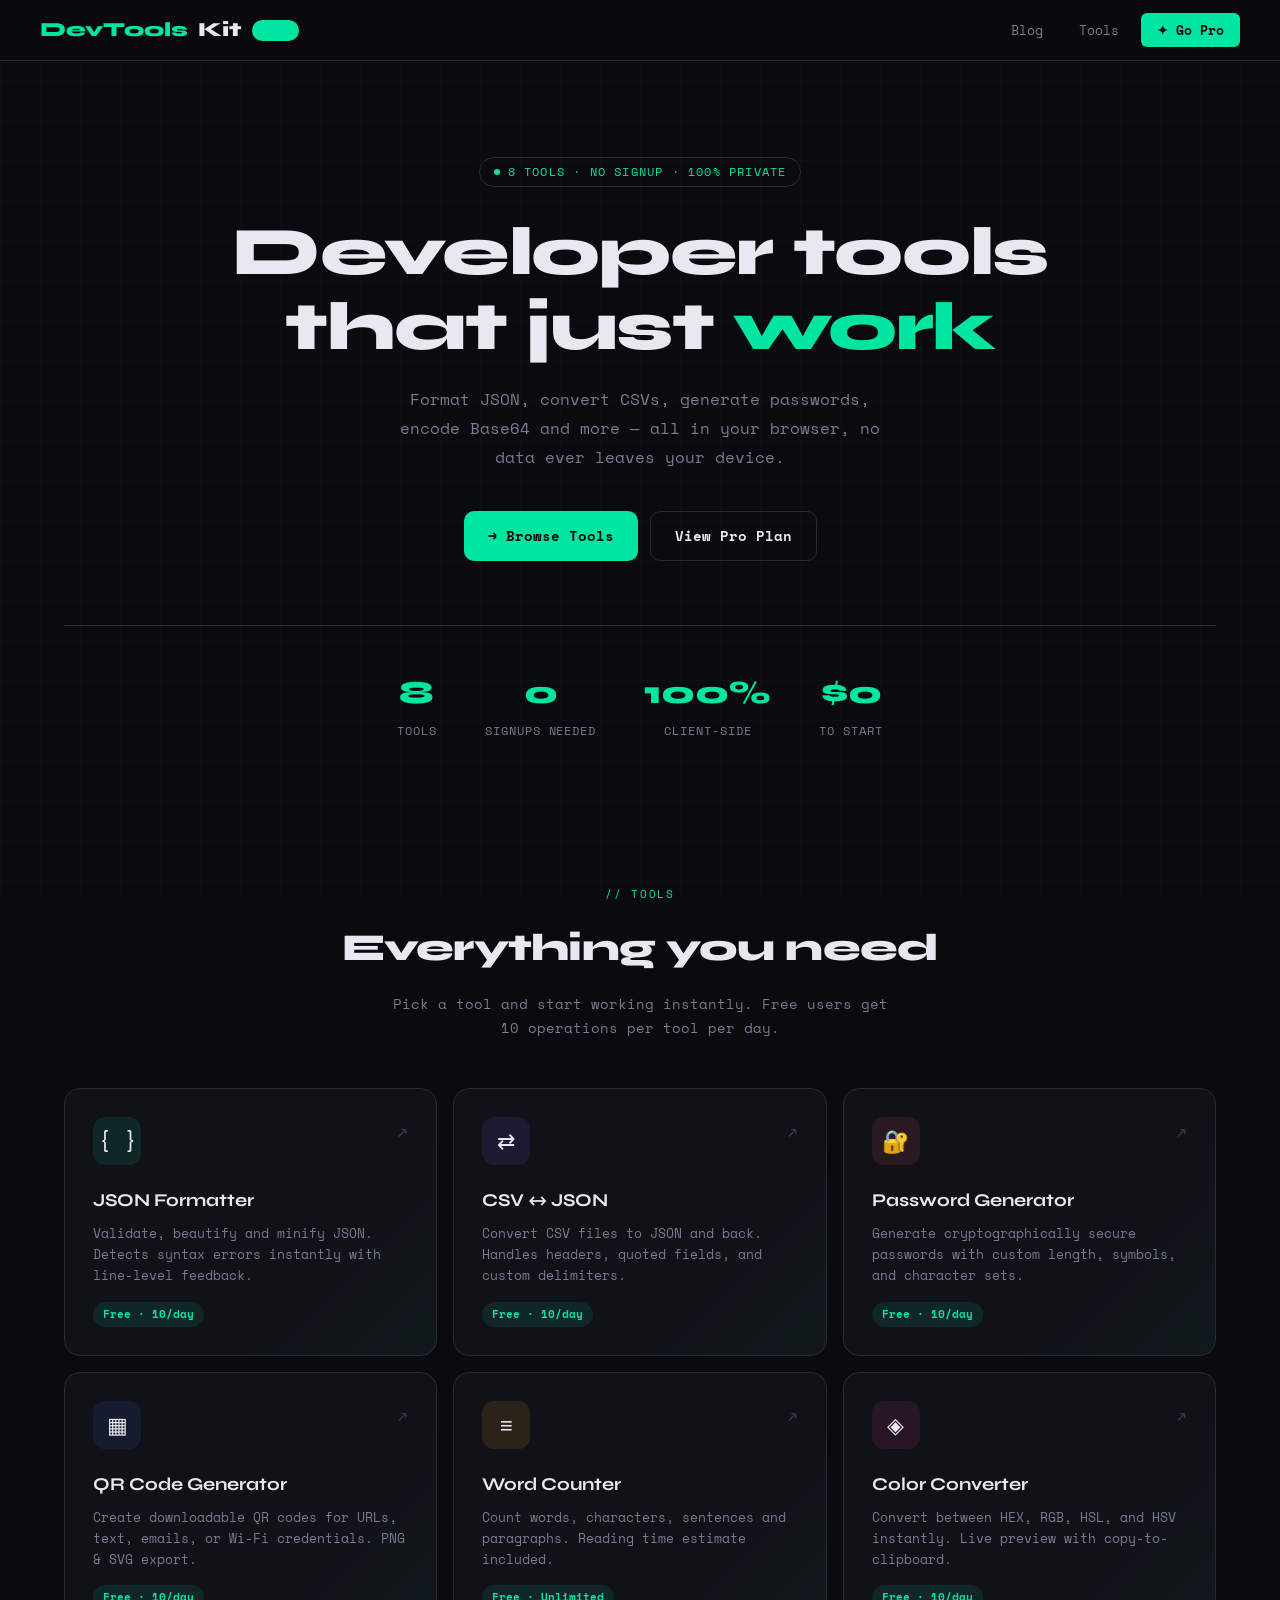
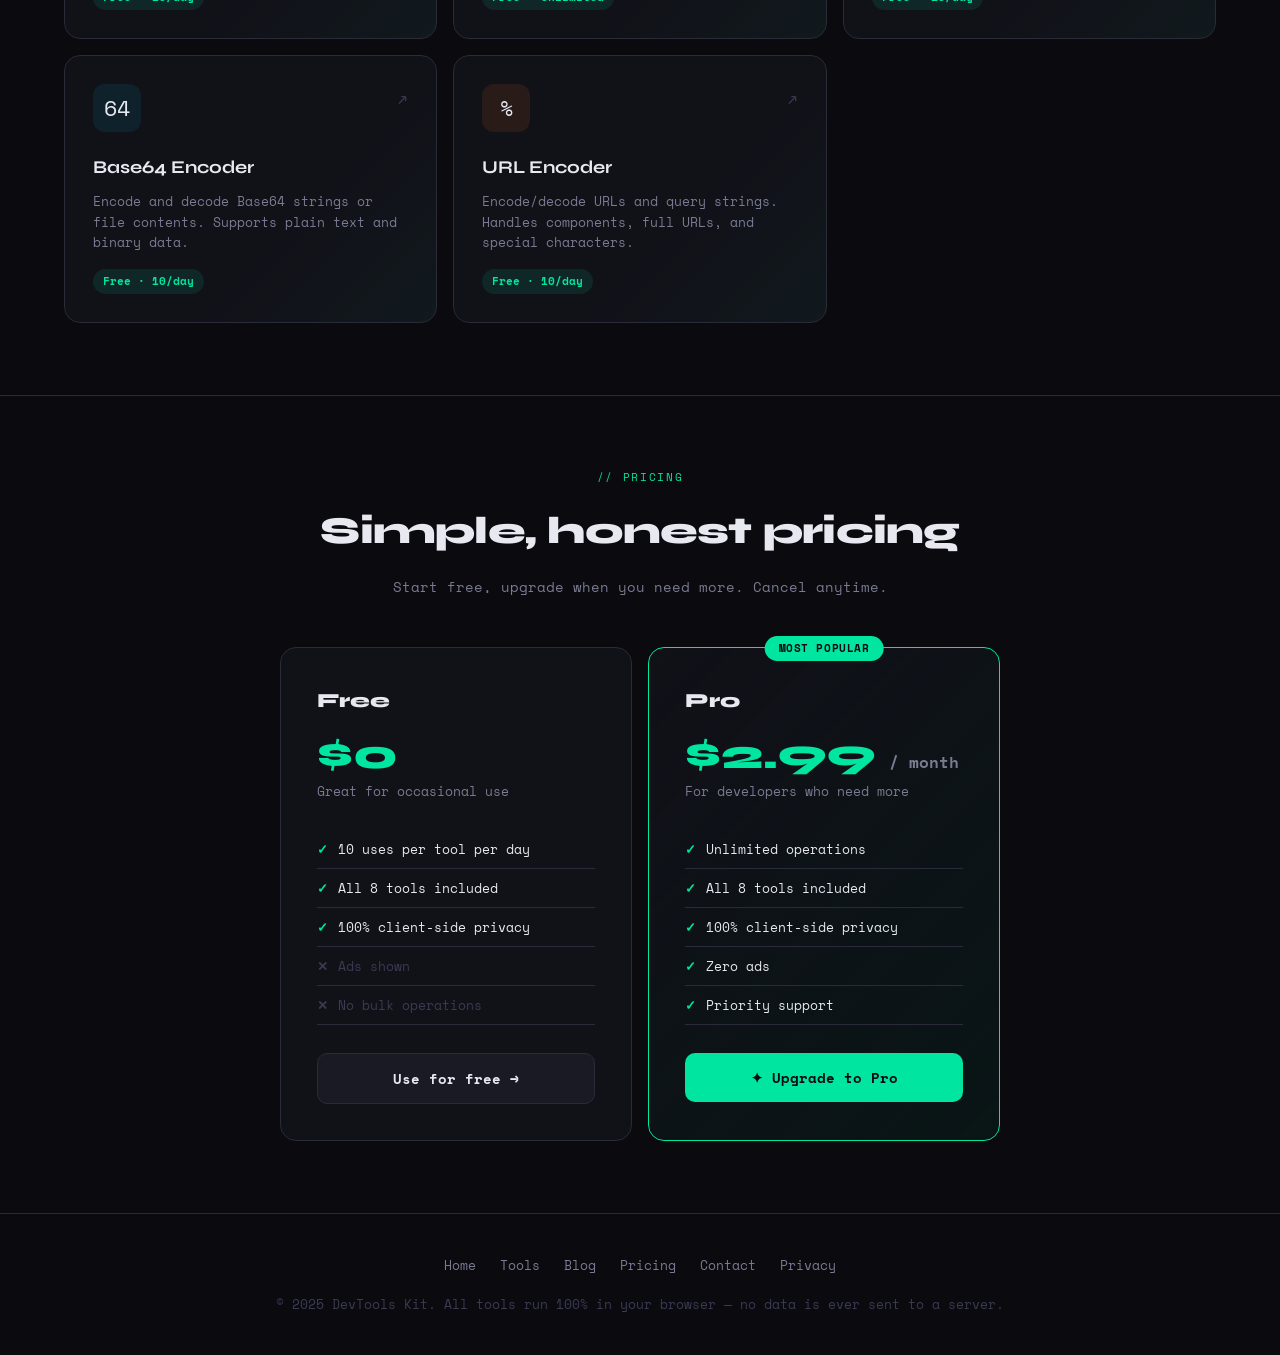
<file: index.html>
<!DOCTYPE html>
<html lang="en">
<head>
  <meta charset="UTF-8" />
  <meta name="google-site-verification" content="_h8N01L-q_Vcqcrs0uaYNFsILTuu-rkm9aWLZy8IwFs" />
  <meta name="viewport" content="width=device-width, initial-scale=1.0" />
  <title>DevTools Kit — Free Online Developer Tools</title>
  <meta name="description" content="8 free online developer tools in one place: JSON formatter, CSV converter, password generator, QR code maker, word counter, color converter, Base64 encoder & URL encoder. Fast, private, no signup." />
  <meta name="keywords" content="json formatter, csv to json, password generator, qr code generator, word counter, color converter, base64 encoder, url encoder, online tools, developer tools" />
  <link rel="canonical" href="https://devtoolskit.com/" />

  <!-- Open Graph -->
  <meta property="og:title" content="DevTools Kit — Free Online Developer Tools" />
  <meta property="og:description" content="8 essential developer tools, all free, all private — no signup required." />
  <meta property="og:type" content="website" />
  <meta property="og:url" content="https://devtoolskit.com/" />

  <!-- Stylesheet -->
  <link rel="stylesheet" href="/css/style.css" />

  <!-- Google AdSense (replace ca-pub-XXXX with your ID) -->
  <!-- <script async src="https://pagead2.googlesyndication.com/pagead/js/adsbygoogle.js?client=ca-pub-XXXX" crossorigin="anonymous"></script> -->

  <!-- Favicon placeholder -->
  <link rel="icon" href="data:image/svg+xml,<svg xmlns='http://www.w3.org/2000/svg' viewBox='0 0 32 32'><rect width='32' height='32' rx='8' fill='%2300e5a0'/><text x='6' y='23' font-size='20' font-family='monospace' fill='%230a0a0f'>⚙</text></svg>" />
</head>
<body>

  <!-- ===== NAV ===== -->
  <nav>
    <div class="nav-inner">
      <a class="nav-logo" href="/">
        <span>DevTools</span>Kit
        <span class="logo-badge">FREE</span>
      </a>
      <div class="nav-links">
        <a href="/blog/" class="hide-mobile">Blog</a>
        <a href="#tools" class="hide-mobile">Tools</a>
        <a href="#pricing" class="btn-upgrade">✦ Go Pro</a>
      </div>
    </div>
  </nav>

  <!-- ===== HERO ===== -->
  <section class="hero">
    <div class="container">
      <div class="hero-eyebrow">8 Tools · No Signup · 100% Private</div>
      <h1>
        Developer tools<br />
        that just <em>work</em>
      </h1>
      <p>
        Format JSON, convert CSVs, generate passwords, encode Base64 and more —
        all in your browser, no data ever leaves your device.
      </p>
      <div class="hero-cta">
        <a href="#tools" class="btn btn-primary">→ Browse Tools</a>
        <a href="#pricing" class="btn btn-outline">View Pro Plan</a>
      </div>

      <div class="hero-stats">
        <div class="stat-item">
          <div class="stat-num">8</div>
          <div class="stat-label">Tools</div>
        </div>
        <div class="stat-item">
          <div class="stat-num">0</div>
          <div class="stat-label">Signups needed</div>
        </div>
        <div class="stat-item">
          <div class="stat-num">100%</div>
          <div class="stat-label">Client-side</div>
        </div>
        <div class="stat-item">
          <div class="stat-num">$0</div>
          <div class="stat-label">To start</div>
        </div>
      </div>
    </div>
  </section>

  <!-- ===== TOOLS ===== -->
  <section class="tools-section" id="tools">
    <div class="container">
      <div class="section-header">
        <div class="section-tag">// tools</div>
        <h2>Everything you need</h2>
        <p>Pick a tool and start working instantly. Free users get 10 operations per tool per day.</p>
      </div>

      <div class="tools-grid">

        <a class="tool-card" href="/tools/json-formatter.html">
          <span class="tool-arrow">↗</span>
          <div class="tool-icon green">{ }</div>
          <div class="tool-name">JSON Formatter</div>
          <div class="tool-desc">Validate, beautify and minify JSON. Detects syntax errors instantly with line-level feedback.</div>
          <span class="tool-badge badge-free">Free · 10/day</span>
        </a>

        <a class="tool-card" href="/tools/csv-to-json.html">
          <span class="tool-arrow">↗</span>
          <div class="tool-icon purple">⇄</div>
          <div class="tool-name">CSV ↔ JSON</div>
          <div class="tool-desc">Convert CSV files to JSON and back. Handles headers, quoted fields, and custom delimiters.</div>
          <span class="tool-badge badge-free">Free · 10/day</span>
        </a>

        <a class="tool-card" href="/tools/password-generator.html">
          <span class="tool-arrow">↗</span>
          <div class="tool-icon red">🔐</div>
          <div class="tool-name">Password Generator</div>
          <div class="tool-desc">Generate cryptographically secure passwords with custom length, symbols, and character sets.</div>
          <span class="tool-badge badge-free">Free · 10/day</span>
        </a>

        <a class="tool-card" href="/tools/qr-generator.html">
          <span class="tool-arrow">↗</span>
          <div class="tool-icon blue">▦</div>
          <div class="tool-name">QR Code Generator</div>
          <div class="tool-desc">Create downloadable QR codes for URLs, text, emails, or Wi-Fi credentials. PNG & SVG export.</div>
          <span class="tool-badge badge-free">Free · 10/day</span>
        </a>

        <a class="tool-card" href="/tools/word-counter.html">
          <span class="tool-arrow">↗</span>
          <div class="tool-icon yellow">≡</div>
          <div class="tool-name">Word Counter</div>
          <div class="tool-desc">Count words, characters, sentences and paragraphs. Reading time estimate included.</div>
          <span class="tool-badge badge-free">Free · Unlimited</span>
        </a>

        <a class="tool-card" href="/tools/color-converter.html">
          <span class="tool-arrow">↗</span>
          <div class="tool-icon pink">◈</div>
          <div class="tool-name">Color Converter</div>
          <div class="tool-desc">Convert between HEX, RGB, HSL, and HSV instantly. Live preview with copy-to-clipboard.</div>
          <span class="tool-badge badge-free">Free · 10/day</span>
        </a>

        <a class="tool-card" href="/tools/base64-encoder.html">
          <span class="tool-arrow">↗</span>
          <div class="tool-icon cyan">64</div>
          <div class="tool-name">Base64 Encoder</div>
          <div class="tool-desc">Encode and decode Base64 strings or file contents. Supports plain text and binary data.</div>
          <span class="tool-badge badge-free">Free · 10/day</span>
        </a>

        <a class="tool-card" href="/tools/url-encoder.html">
          <span class="tool-arrow">↗</span>
          <div class="tool-icon orange">%</div>
          <div class="tool-name">URL Encoder</div>
          <div class="tool-desc">Encode/decode URLs and query strings. Handles components, full URLs, and special characters.</div>
          <span class="tool-badge badge-free">Free · 10/day</span>
        </a>

      </div>
    </div>
  </section>

  <!-- ===== PRICING ===== -->
  <section class="pricing-section" id="pricing">
    <div class="container">
      <div class="section-header">
        <div class="section-tag">// pricing</div>
        <h2>Simple, honest pricing</h2>
        <p>Start free, upgrade when you need more. Cancel anytime.</p>
      </div>

      <div class="pricing-grid">

        <div class="pricing-card">
          <div class="plan-name">Free</div>
          <div class="plan-price">$0</div>
          <div class="plan-desc">Great for occasional use</div>
          <ul class="plan-features">
            <li>10 uses per tool per day</li>
            <li>All 8 tools included</li>
            <li>100% client-side privacy</li>
            <li class="no">Ads shown</li>
            <li class="no">No bulk operations</li>
          </ul>
          <button class="btn-plan btn-plan-free" onclick="document.getElementById('tools').scrollIntoView({behavior:'smooth'})">Use for free →</button>
        </div>

        <div class="pricing-card featured">
          <div class="featured-tag">MOST POPULAR</div>
          <div class="plan-name">Pro</div>
          <div class="plan-price">$2.99 <span>/ month</span></div>
          <div class="plan-desc">For developers who need more</div>
          <ul class="plan-features">
            <li>Unlimited operations</li>
            <li>All 8 tools included</li>
            <li>100% client-side privacy</li>
            <li>Zero ads</li>
            <li>Priority support</li>
          </ul>
          <button class="btn-plan btn-plan-pro" onclick="window.location.href='https://buy.stripe.com/YOUR_PAYMENT_LINK'">✦ Upgrade to Pro</button>
        </div>

      </div>
    </div>
  </section>

  <!-- ===== FOOTER ===== -->
  <footer>
    <div class="container">
      <div class="footer-links">
        <a href="/">Home</a>
        <a href="#tools">Tools</a>
        <a href="/blog/">Blog</a>
        <a href="#pricing">Pricing</a>
        <a href="mailto:hello@devtoolskit.com">Contact</a>
        <a href="/privacy.html">Privacy</a>
      </div>
      <div>© 2025 DevTools Kit. All tools run 100% in your browser — no data is ever sent to a server.</div>
    </div>
  </footer>

  <script src="/js/main.js"></script>
</body>
</html>
</file>
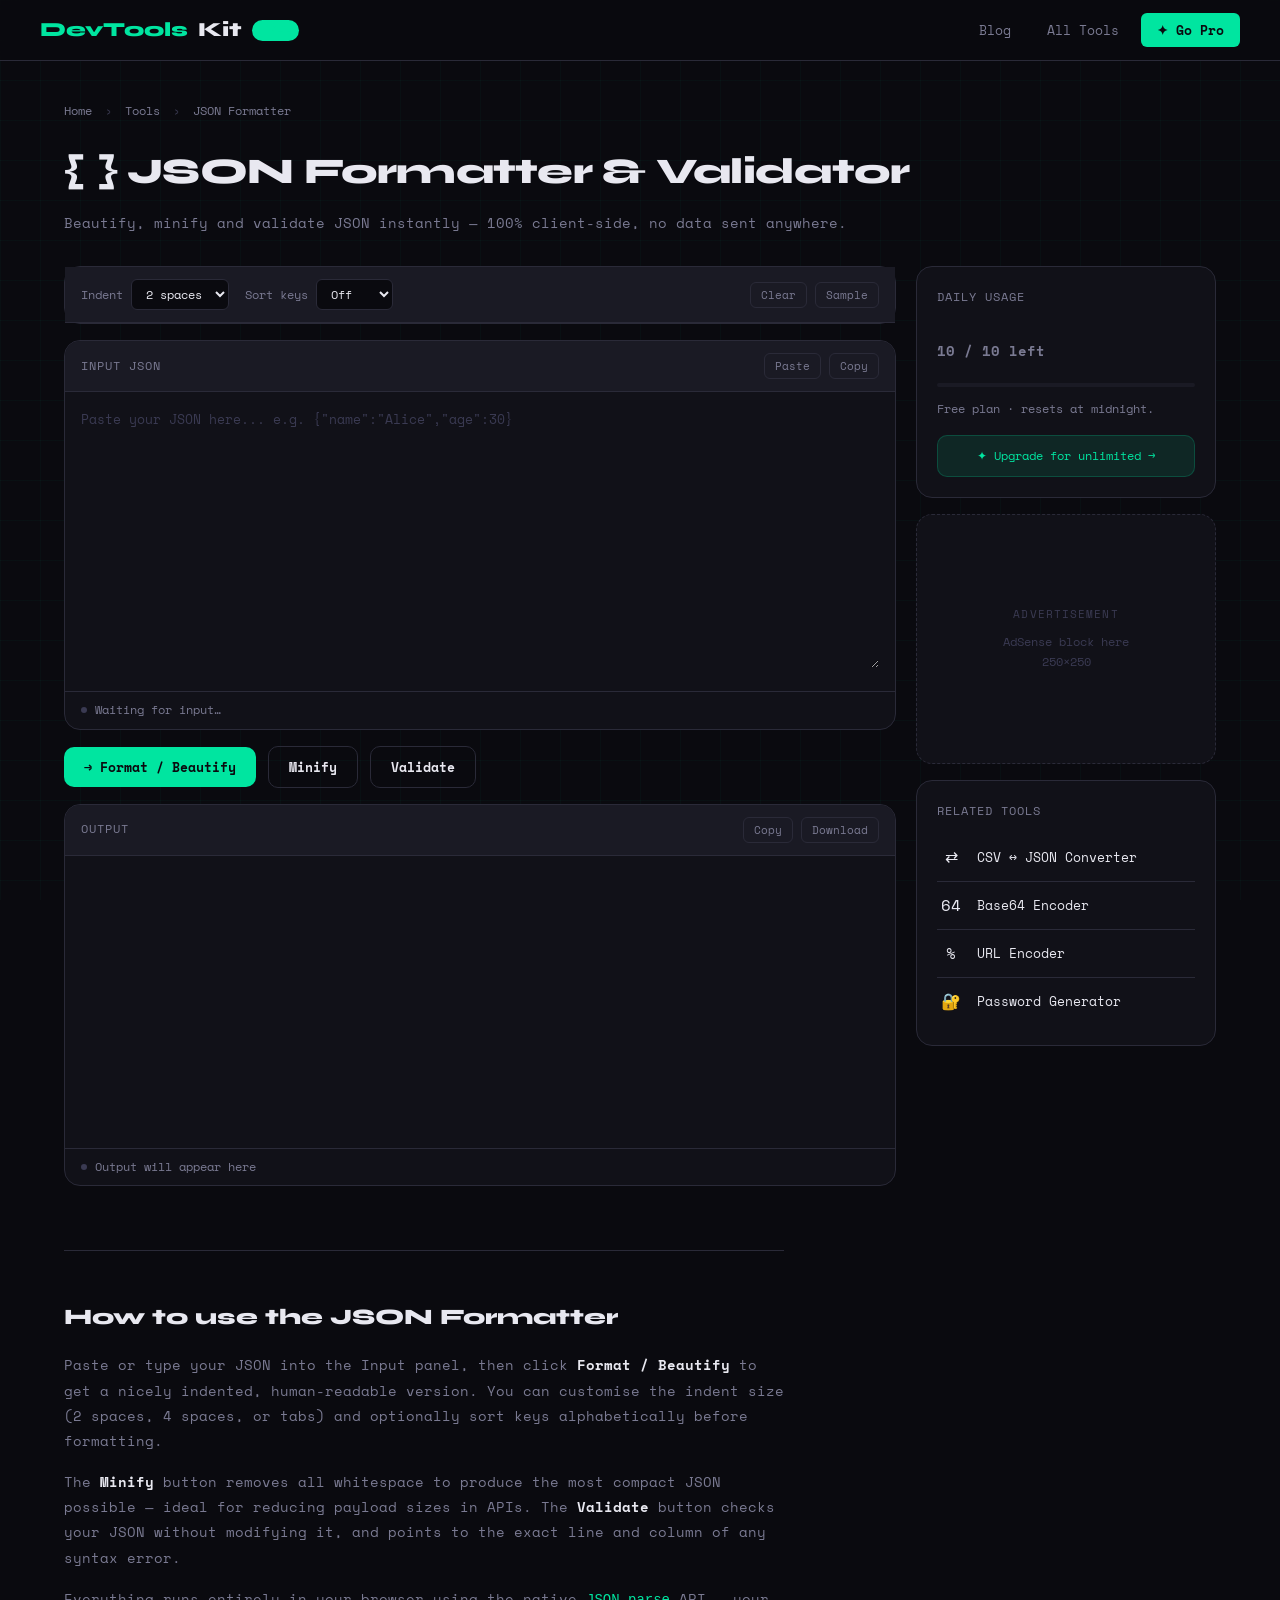
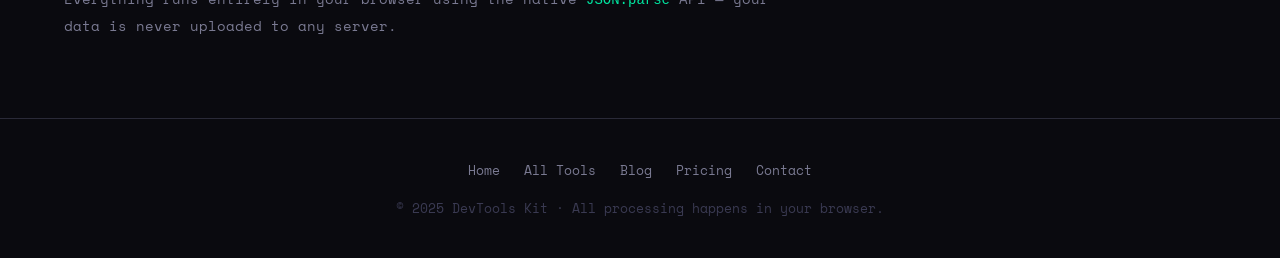
<file: json-formatter.html>
<!DOCTYPE html>
<html lang="en">
<head>
  <meta charset="UTF-8" />
  <meta name="viewport" content="width=device-width, initial-scale=1.0" />
  <title>JSON Formatter & Validator — Free Online Tool | DevTools Kit</title>
  <meta name="description" content="Free online JSON formatter, validator and minifier. Instantly beautify or minify JSON with syntax error detection. No signup, works in your browser." />
  <meta name="keywords" content="json formatter, json validator, json beautifier, json minifier, format json online, json pretty print" />
  <link rel="canonical" href="https://devtoolskit.com/tools/json-formatter.html" />

  <meta property="og:title" content="JSON Formatter & Validator — Free Online Tool" />
  <meta property="og:description" content="Instantly format, validate and minify JSON. Works in your browser, no data sent to server." />
  <meta property="og:type" content="website" />

  <link rel="stylesheet" href="/css/style.css" />
  <!-- <script async src="https://pagead2.googlesyndication.com/pagead/js/adsbygoogle.js?client=ca-pub-XXXX" crossorigin="anonymous"></script> -->
  <link rel="icon" href="data:image/svg+xml,<svg xmlns='http://www.w3.org/2000/svg' viewBox='0 0 32 32'><rect width='32' height='32' rx='8' fill='%2300e5a0'/><text x='6' y='23' font-size='20' font-family='monospace' fill='%230a0a0f'>⚙</text></svg>" />

  <style>
    /* JSON syntax highlight */
    .json-output { white-space: pre-wrap; word-break: break-all; }
    .json-key    { color: #7c6aff; }
    .json-str    { color: #00e5a0; }
    .json-num    { color: #ff9f43; }
    .json-bool   { color: #ff6b6b; }
    .json-null   { color: #7a7a92; }

    .error-line {
      background: rgba(255,107,107,.08);
      border-left: 3px solid var(--accent3);
      padding: 10px 14px;
      font-size: 13px; color: var(--accent3);
      border-radius: 0 6px 6px 0;
    }

    #output-area {
      min-height: 260px;
      font-family: var(--font-mono);
      font-size: 13px;
      line-height: 1.7;
      outline: none;
      width: 100%;
    }

    .tree-toggle { cursor: pointer; user-select: none; }
    .tree-toggle:hover { color: var(--accent); }
  </style>
</head>
<body>

  <!-- NAV -->
  <nav>
    <div class="nav-inner">
      <a class="nav-logo" href="/">
        <span>DevTools</span>Kit
        <span class="logo-badge">FREE</span>
      </a>
      <div class="nav-links">
        <a href="/blog/" class="hide-mobile">Blog</a>
        <a href="/#tools" class="hide-mobile">All Tools</a>
        <a href="/#pricing" class="btn-upgrade">✦ Go Pro</a>
      </div>
    </div>
  </nav>

  <!-- TOOL PAGE -->
  <div class="tool-page">
    <div class="container">

      <!-- Breadcrumb -->
      <div class="breadcrumb">
        <a href="/">Home</a>
        <span>›</span>
        <a href="/#tools">Tools</a>
        <span>›</span>
        JSON Formatter
      </div>

      <!-- Header -->
      <div class="tool-page-header">
        <h1 class="tool-page-title">{ } JSON Formatter &amp; Validator</h1>
        <p class="tool-page-subtitle">Beautify, minify and validate JSON instantly — 100% client-side, no data sent anywhere.</p>
      </div>

      <!-- Workspace -->
      <div class="tool-workspace">

        <!-- Main panel -->
        <div class="tool-main">

          <!-- Options bar -->
          <div class="panel" style="overflow:visible">
            <div class="options-bar">
              <div class="option-group">
                <label class="option-label" for="indent-select">Indent</label>
                <select id="indent-select">
                  <option value="2">2 spaces</option>
                  <option value="4">4 spaces</option>
                  <option value="tab">Tab</option>
                </select>
              </div>
              <div class="option-group">
                <label class="option-label" for="sort-select">Sort keys</label>
                <select id="sort-select">
                  <option value="none">Off</option>
                  <option value="asc">A → Z</option>
                  <option value="desc">Z → A</option>
                </select>
              </div>
              <div class="option-group" style="margin-left:auto">
                <button class="panel-btn" onclick="clearAll()">Clear</button>
                <button class="panel-btn" onclick="loadSample()">Sample</button>
              </div>
            </div>
          </div>

          <!-- Input -->
          <div class="panel">
            <div class="panel-header">
              <span class="panel-title">Input JSON</span>
              <div class="panel-actions">
                <button class="panel-btn" onclick="pasteFromClipboard()">Paste</button>
                <button class="panel-btn" onclick="DTK.copyText(document.getElementById('input-area').value)">Copy</button>
              </div>
            </div>
            <div class="panel-body">
              <textarea
                id="input-area"
                class="code-area"
                placeholder='Paste your JSON here... e.g. {"name":"Alice","age":30}'
                oninput="onInput()"
                spellcheck="false"
              ></textarea>
            </div>
            <div class="status-bar" id="input-status">
              <div class="status-dot" id="status-dot"></div>
              <span id="status-text">Waiting for input…</span>
            </div>
          </div>

          <!-- Action bar -->
          <div class="action-bar">
            <button class="btn btn-primary" onclick="formatJSON()">→ Format / Beautify</button>
            <button class="btn btn-outline" onclick="minifyJSON()">Minify</button>
            <button class="btn btn-outline" onclick="validateOnly()">Validate</button>
          </div>

          <!-- Output -->
          <div class="panel">
            <div class="panel-header">
              <span class="panel-title">Output</span>
              <div class="panel-actions">
                <button class="panel-btn" id="copy-btn" onclick="copyOutput()">Copy</button>
                <button class="panel-btn" onclick="downloadOutput()">Download</button>
              </div>
            </div>
            <div class="panel-body">
              <div id="output-area" class="json-output"></div>
            </div>
            <div class="status-bar">
              <div class="status-dot" id="out-dot"></div>
              <span id="out-status">Output will appear here</span>
            </div>
          </div>

        </div><!-- /tool-main -->

        <!-- Sidebar -->
        <div class="tool-sidebar">

          <!-- Usage widget -->
          <div class="usage-widget">
            <div class="usage-title">Daily Usage</div>
            <div class="usage-count"><span id="usage-count">10</span> <span>/ 10 left</span></div>
            <div class="usage-bar-bg">
              <div class="usage-bar-fill" id="usage-bar" style="width:0%"></div>
            </div>
            <div class="usage-note" id="usage-note">Free plan · resets at midnight.</div>
            <a href="/#pricing" class="upgrade-cta-small">✦ Upgrade for unlimited →</a>
          </div>

          <!-- Ad slot -->
          <div class="ad-slot">
            <!-- Replace with AdSense code:
            <ins class="adsbygoogle"
               style="display:block"
               data-ad-client="ca-pub-XXXX"
               data-ad-slot="YYYY"
               data-ad-format="auto"></ins>
            <script>(adsbygoogle = window.adsbygoogle || []).push({});</script>
            -->
            <div class="ad-slot-label">Advertisement</div>
            <div style="color:var(--text-faint);font-size:12px">AdSense block here<br/>250×250</div>
          </div>

          <!-- Related tools -->
          <div class="related-tools">
            <div class="related-title">Related Tools</div>
            <a class="related-item" href="/tools/csv-to-json.html">
              <span class="related-icon">⇄</span> CSV ↔ JSON Converter
            </a>
            <a class="related-item" href="/tools/base64-encoder.html">
              <span class="related-icon">64</span> Base64 Encoder
            </a>
            <a class="related-item" href="/tools/url-encoder.html">
              <span class="related-icon">%</span> URL Encoder
            </a>
            <a class="related-item" href="/tools/password-generator.html">
              <span class="related-icon">🔐</span> Password Generator
            </a>
          </div>

        </div><!-- /sidebar -->

      </div><!-- /workspace -->

      <!-- SEO content block -->
      <div style="margin-top:64px;padding-top:48px;border-top:1px solid var(--border);max-width:720px">
        <h2 style="font-family:var(--font-head);font-size:22px;font-weight:800;margin-bottom:16px">How to use the JSON Formatter</h2>
        <p style="color:var(--text-dim);line-height:1.8;margin-bottom:16px">
          Paste or type your JSON into the Input panel, then click <strong style="color:var(--text)">Format / Beautify</strong> to get
          a nicely indented, human-readable version. You can customise the indent size (2 spaces, 4 spaces, or tabs)
          and optionally sort keys alphabetically before formatting.
        </p>
        <p style="color:var(--text-dim);line-height:1.8;margin-bottom:16px">
          The <strong style="color:var(--text)">Minify</strong> button removes all whitespace to produce the most compact
          JSON possible — ideal for reducing payload sizes in APIs. The <strong style="color:var(--text)">Validate</strong>
          button checks your JSON without modifying it, and points to the exact line and column of any syntax error.
        </p>
        <p style="color:var(--text-dim);line-height:1.8">
          Everything runs entirely in your browser using the native <code style="color:var(--accent)">JSON.parse</code> API —
          your data is never uploaded to any server.
        </p>
      </div>

    </div>
  </div><!-- /tool-page -->

  <!-- FOOTER -->
  <footer>
    <div class="container">
      <div class="footer-links">
        <a href="/">Home</a>
        <a href="/#tools">All Tools</a>
        <a href="/blog/">Blog</a>
        <a href="/#pricing">Pricing</a>
        <a href="mailto:hello@devtoolskit.com">Contact</a>
      </div>
      <div>© 2025 DevTools Kit · All processing happens in your browser.</div>
    </div>
  </footer>

  <!-- Toast -->
  <div class="toast" id="dtk-toast"></div>

  <!-- Scripts -->
  <script src="/js/main.js"></script>
  <script>
    const TOOL_ID = 'json-formatter';

    /* ---------- Init ---------- */
    DTK.init(TOOL_ID);

    /* ---------- Sample JSON ---------- */
    const SAMPLE = {
      "name": "DevTools Kit",
      "version": "1.0.0",
      "tools": [
        { "id": "json-formatter", "free": true, "dailyLimit": 10 },
        { "id": "csv-to-json",    "free": true, "dailyLimit": 10 }
      ],
      "meta": {
        "author": "Your Name",
        "license": "MIT",
        "homepage": "https://devtoolskit.com"
      }
    };

    function loadSample() {
      document.getElementById('input-area').value = JSON.stringify(SAMPLE);
      onInput();
    }

    function clearAll() {
      document.getElementById('input-area').value = '';
      document.getElementById('output-area').innerHTML = '';
      setInputStatus('idle', 'Waiting for input…');
      setOutputStatus('idle', 'Output will appear here');
    }

    async function pasteFromClipboard() {
      try {
        const text = await navigator.clipboard.readText();
        document.getElementById('input-area').value = text;
        onInput();
      } catch {
        DTK.toast('Could not read clipboard — paste manually.', true);
      }
    }

    /* ---------- Live validation on input ---------- */
    function onInput() {
      const raw = document.getElementById('input-area').value.trim();
      if (!raw) { setInputStatus('idle', 'Waiting for input…'); return; }
      try {
        JSON.parse(raw);
        setInputStatus('ok', 'Valid JSON ✓');
      } catch (e) {
        setInputStatus('err', parseError(e));
      }
    }

    /* ---------- Status helpers ---------- */
    function setInputStatus(type, msg) {
      const dot  = document.getElementById('status-dot');
      const text = document.getElementById('status-text');
      dot.className = 'status-dot' + (type === 'ok' ? ' ok' : type === 'err' ? ' err' : '');
      text.textContent = msg;
    }
    function setOutputStatus(type, msg) {
      const dot  = document.getElementById('out-dot');
      const text = document.getElementById('out-status');
      dot.className = 'status-dot' + (type === 'ok' ? ' ok' : type === 'err' ? ' err' : '');
      text.textContent = msg;
    }

    /* ---------- Parse error → friendly message ---------- */
    function parseError(e) {
      const m = e.message.match(/position (\d+)/i);
      if (m) return `Syntax error near position ${m[1]}: ${e.message.split(':').pop().trim()}`;
      return 'Invalid JSON: ' + e.message;
    }

    /* ---------- Sort helper ---------- */
    function sortObj(val, direction) {
      if (Array.isArray(val)) return val.map(v => sortObj(v, direction));
      if (val && typeof val === 'object') {
        const keys = Object.keys(val).sort((a, b) =>
          direction === 'desc' ? b.localeCompare(a) : a.localeCompare(b)
        );
        const out = {};
        keys.forEach(k => { out[k] = sortObj(val[k], direction); });
        return out;
      }
      return val;
    }

    /* ---------- Format ---------- */
    function formatJSON() {
      if (!DTK.tryUse(TOOL_ID)) return;

      const raw = document.getElementById('input-area').value.trim();
      if (!raw) { DTK.toast('Nothing to format!', true); return; }

      try {
        let parsed = JSON.parse(raw);
        const sort = document.getElementById('sort-select').value;
        if (sort !== 'none') parsed = sortObj(parsed, sort);

        const indentVal = document.getElementById('indent-select').value;
        const indent = indentVal === 'tab' ? '\t' : parseInt(indentVal);
        const pretty = JSON.stringify(parsed, null, indent);

        renderHighlighted(pretty);
        setOutputStatus('ok', `Formatted · ${countStats(parsed)}`);
        DTK.toast('Formatted!');
      } catch (e) {
        showError(parseError(e));
      }
    }

    /* ---------- Minify ---------- */
    function minifyJSON() {
      if (!DTK.tryUse(TOOL_ID)) return;

      const raw = document.getElementById('input-area').value.trim();
      if (!raw) { DTK.toast('Nothing to minify!', true); return; }

      try {
        const parsed = JSON.parse(raw);
        const minified = JSON.stringify(parsed);
        document.getElementById('output-area').textContent = minified;
        const saved = (((raw.length - minified.length) / raw.length) * 100).toFixed(1);
        setOutputStatus('ok', `Minified · saved ${saved}% · ${minified.length} chars`);
        DTK.toast('Minified!');
      } catch (e) {
        showError(parseError(e));
      }
    }

    /* ---------- Validate only ---------- */
    function validateOnly() {
      const raw = document.getElementById('input-area').value.trim();
      if (!raw) { DTK.toast('Nothing to validate!', true); return; }
      try {
        const parsed = JSON.parse(raw);
        renderHighlighted(JSON.stringify(parsed, null, 2));
        setOutputStatus('ok', 'Valid JSON ✓ · ' + countStats(parsed));
        DTK.toast('Valid JSON ✓');
      } catch (e) {
        showError(parseError(e));
        DTK.toast('Invalid JSON!', true);
      }
    }

    /* ---------- Count stats ---------- */
    function countStats(obj) {
      let keys = 0, depth = 0;
      function walk(v, d) {
        if (d > depth) depth = d;
        if (Array.isArray(v)) { v.forEach(i => walk(i, d + 1)); }
        else if (v && typeof v === 'object') {
          Object.entries(v).forEach(([, val]) => { keys++; walk(val, d + 1); });
        }
      }
      walk(obj, 0);
      return `${keys} keys · depth ${depth}`;
    }

    /* ---------- Syntax highlighting ---------- */
    function renderHighlighted(json) {
      const escaped = json
        .replace(/&/g, '&amp;')
        .replace(/</g, '&lt;')
        .replace(/>/g, '&gt;');

      const highlighted = escaped.replace(
        /("(\\u[a-zA-Z0-9]{4}|\\[^u]|[^\\"])*"(\s*:)?|\b(true|false|null)\b|-?\d+(?:\.\d*)?(?:[eE][+\-]?\d+)?)/g,
        match => {
          if (/^"/.test(match)) {
            if (/:$/.test(match)) return `<span class="json-key">${match}</span>`;
            return `<span class="json-str">${match}</span>`;
          }
          if (/true|false/.test(match)) return `<span class="json-bool">${match}</span>`;
          if (/null/.test(match))        return `<span class="json-null">${match}</span>`;
          return `<span class="json-num">${match}</span>`;
        }
      );
      document.getElementById('output-area').innerHTML = highlighted;
    }

    /* ---------- Error display ---------- */
    function showError(msg) {
      document.getElementById('output-area').innerHTML =
        `<div class="error-line">✕ ${msg}</div>`;
      setOutputStatus('err', 'Error — check input');
    }

    /* ---------- Copy output ---------- */
    function copyOutput() {
      const text = document.getElementById('output-area').textContent;
      if (!text) { DTK.toast('Nothing to copy!', true); return; }
      DTK.copyText(text);
    }

    /* ---------- Download ---------- */
    function downloadOutput() {
      const text = document.getElementById('output-area').textContent;
      if (!text) { DTK.toast('Nothing to download!', true); return; }
      const blob = new Blob([text], { type: 'application/json' });
      const url  = URL.createObjectURL(blob);
      const a    = document.createElement('a');
      a.href = url; a.download = 'formatted.json';
      a.click();
      URL.revokeObjectURL(url);
      DTK.toast('Downloaded!');
    }

    /* ---------- Keyboard shortcut: Ctrl+Enter = format ---------- */
    document.getElementById('input-area').addEventListener('keydown', e => {
      if ((e.ctrlKey || e.metaKey) && e.key === 'Enter') {
        e.preventDefault();
        formatJSON();
      }
    });
  </script>

  <!-- Structured data for SEO -->
  <script type="application/ld+json">
  {
    "@context": "https://schema.org",
    "@type": "WebApplication",
    "name": "JSON Formatter & Validator",
    "url": "https://devtoolskit.com/tools/json-formatter.html",
    "description": "Free online JSON formatter, validator and minifier. Works entirely in your browser.",
    "applicationCategory": "DeveloperApplication",
    "operatingSystem": "Any",
    "offers": {
      "@type": "Offer",
      "price": "0",
      "priceCurrency": "USD"
    }
  }
  </script>

</body>
</html>
</file>
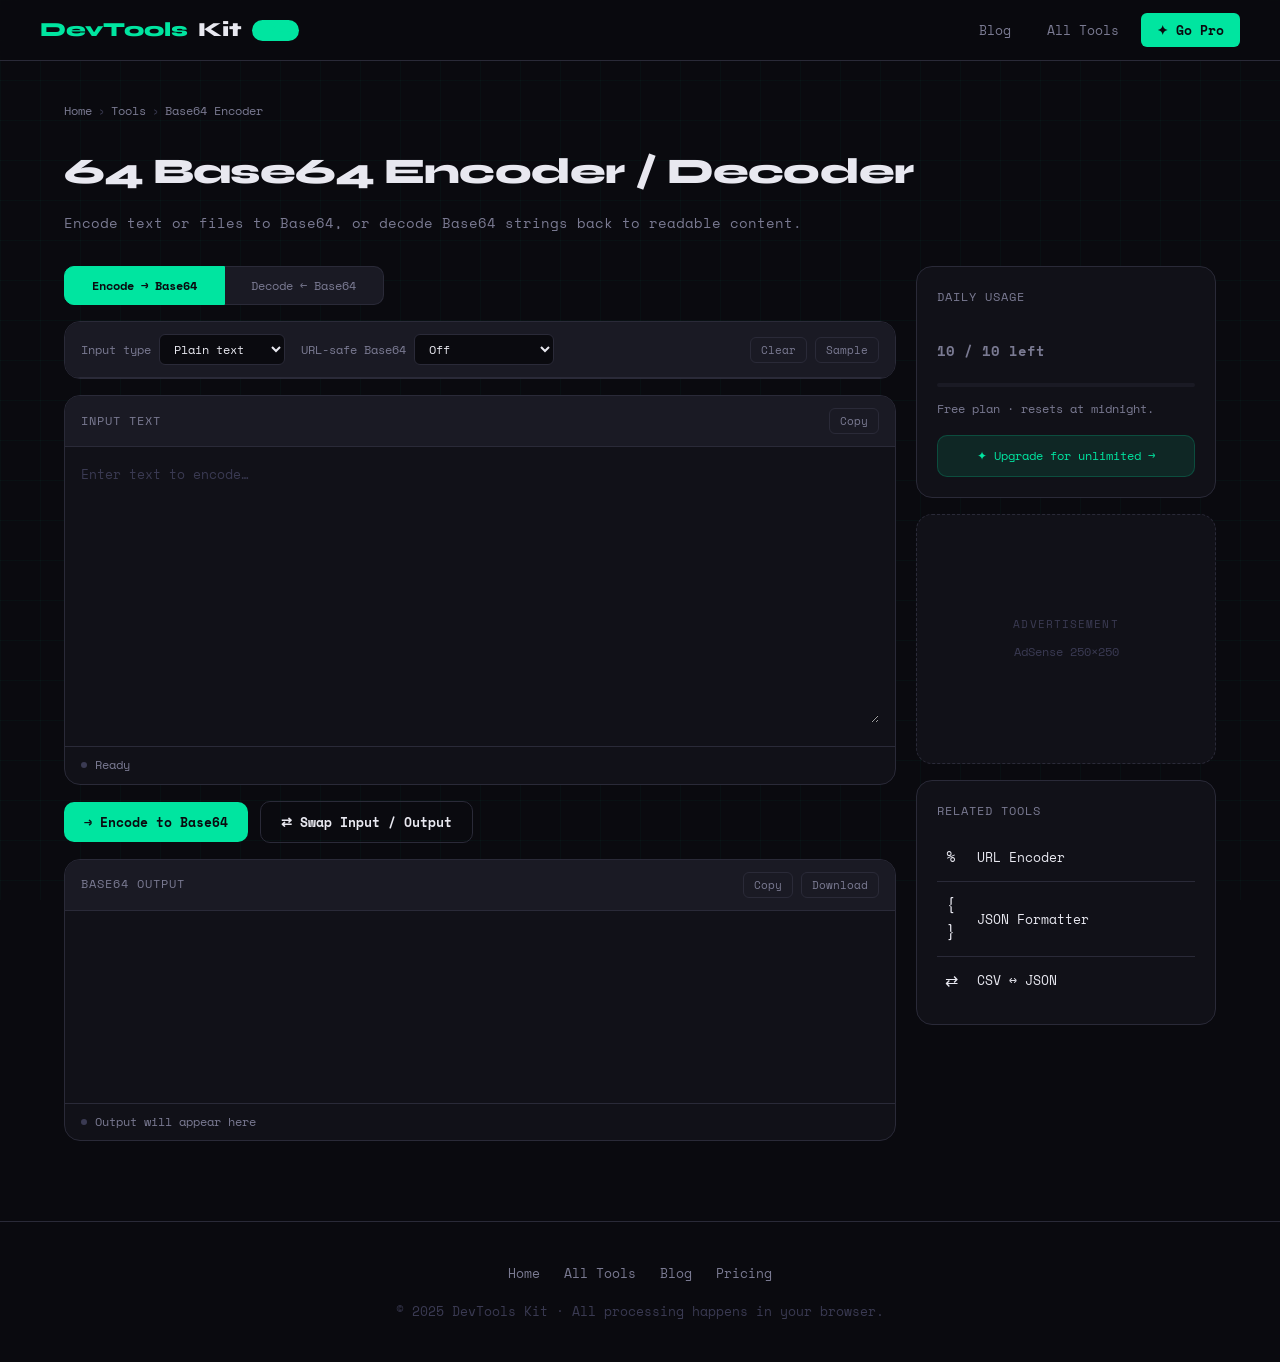
<file: tools/base64-encoder.html>
<!DOCTYPE html>
<html lang="en">
<head>
  <meta charset="UTF-8" />
  <meta name="viewport" content="width=device-width, initial-scale=1.0" />
  <title>Base64 Encoder & Decoder — Free Online Tool | DevTools Kit</title>
  <meta name="description" content="Encode and decode Base64 strings online. Supports plain text, URLs, and file encoding. Fast, private, browser-based Base64 tool." />
  <meta name="keywords" content="base64 encoder, base64 decoder, encode base64, decode base64 online, base64 converter" />
  <link rel="canonical" href="https://devtoolskit.com/tools/base64-encoder.html" />
  <link rel="stylesheet" href="/css/style.css" />
  <link rel="icon" href="data:image/svg+xml,<svg xmlns='http://www.w3.org/2000/svg' viewBox='0 0 32 32'><rect width='32' height='32' rx='8' fill='%2300e5a0'/><text x='6' y='23' font-size='20' font-family='monospace' fill='%230a0a0f'>⚙</text></svg>" />
  <style>
    .mode-tabs { display:flex; gap:0; max-width:320px; }
    .mode-tab { flex:1; padding:10px; text-align:center; background:var(--bg3); border:1px solid var(--border); font-family:var(--font-mono); font-size:12px; cursor:pointer; color:var(--text-dim); transition:all .15s; }
    .mode-tab:first-child { border-radius:var(--radius) 0 0 var(--radius); }
    .mode-tab:last-child  { border-radius:0 var(--radius) var(--radius) 0; border-left:none; }
    .mode-tab.active { background:var(--accent); color:var(--bg); font-weight:700; border-color:var(--accent); }
    .file-drop {
      border:2px dashed var(--border); border-radius:var(--radius); padding:32px;
      text-align:center; cursor:pointer; transition:all .2s;
    }
    .file-drop:hover, .file-drop.dragover { border-color:var(--accent); background:rgba(0,229,160,.04); }
    .file-drop-icon { font-size:32px; margin-bottom:8px; }
    .file-drop-text { font-size:13px; color:var(--text-dim); }
    .file-info { font-size:12px; color:var(--accent); margin-top:8px; }
    .img-preview { max-width:100%; max-height:200px; border-radius:var(--radius); margin-top:12px; display:none; }
  </style>
</head>
<body>
<nav>
  <div class="nav-inner">
    <a class="nav-logo" href="/"><span>DevTools</span>Kit<span class="logo-badge">FREE</span></a>
    <div class="nav-links">
      <a href="/blog/" class="hide-mobile">Blog</a>
      <a href="/#tools" class="hide-mobile">All Tools</a>
      <a href="/#pricing" class="btn-upgrade">✦ Go Pro</a>
    </div>
  </div>
</nav>

<div class="tool-page">
  <div class="container">
    <div class="breadcrumb"><a href="/">Home</a><span>›</span><a href="/#tools">Tools</a><span>›</span>Base64 Encoder</div>
    <div class="tool-page-header">
      <h1 class="tool-page-title">64 Base64 Encoder / Decoder</h1>
      <p class="tool-page-subtitle">Encode text or files to Base64, or decode Base64 strings back to readable content.</p>
    </div>

    <div class="tool-workspace">
      <div class="tool-main">

        <!-- Mode toggle -->
        <div class="mode-tabs">
          <button class="mode-tab active" id="tab-encode" onclick="setMode('encode')">Encode → Base64</button>
          <button class="mode-tab" id="tab-decode" onclick="setMode('decode')">Decode ← Base64</button>
        </div>

        <!-- Options -->
        <div class="panel">
          <div class="options-bar">
            <div class="option-group">
              <label class="option-label">Input type</label>
              <select id="input-type" onchange="toggleInputType()">
                <option value="text">Plain text</option>
                <option value="file">File / Image</option>
              </select>
            </div>
            <div class="option-group">
              <label class="option-label">URL-safe Base64</label>
              <select id="url-safe">
                <option value="no">Off</option>
                <option value="yes">On (+/= → -/_)</option>
              </select>
            </div>
            <div class="option-group" style="margin-left:auto">
              <button class="panel-btn" onclick="clearAll()">Clear</button>
              <button class="panel-btn" onclick="loadSample()">Sample</button>
            </div>
          </div>
        </div>

        <!-- Text input -->
        <div class="panel" id="text-input-panel">
          <div class="panel-header">
            <span class="panel-title" id="input-title">Input Text</span>
            <div class="panel-actions"><button class="panel-btn" onclick="DTK.copyText(document.getElementById('input-area').value)">Copy</button></div>
          </div>
          <div class="panel-body">
            <textarea id="input-area" class="code-area" placeholder="Enter text to encode…" spellcheck="false"></textarea>
          </div>
          <div class="status-bar"><div class="status-dot" id="in-dot"></div><span id="in-status">Ready</span></div>
        </div>

        <!-- File input -->
        <div class="panel" id="file-input-panel" style="display:none">
          <div class="panel-header"><span class="panel-title">File Input</span></div>
          <div class="panel-body">
            <div class="file-drop" id="file-drop" onclick="document.getElementById('file-picker').click()" ondragover="event.preventDefault();this.classList.add('dragover')" ondragleave="this.classList.remove('dragover')" ondrop="handleDrop(event)">
              <div class="file-drop-icon">📁</div>
              <div class="file-drop-text">Click or drag & drop a file here</div>
              <div class="file-info" id="file-info"></div>
              <input type="file" id="file-picker" style="display:none" onchange="handleFile(this.files[0])" />
            </div>
            <img id="img-preview" class="img-preview" alt="preview" />
          </div>
        </div>

        <!-- Action -->
        <div class="action-bar">
          <button class="btn btn-primary" id="action-btn" onclick="process()">→ Encode to Base64</button>
          <button class="btn btn-outline" onclick="swapInput()">⇄ Swap Input / Output</button>
        </div>

        <!-- Output -->
        <div class="panel">
          <div class="panel-header">
            <span class="panel-title" id="output-title">Base64 Output</span>
            <div class="panel-actions">
              <button class="panel-btn" onclick="copyOutput()">Copy</button>
              <button class="panel-btn" onclick="downloadOutput()">Download</button>
            </div>
          </div>
          <div class="panel-body">
            <div id="output-area" style="min-height:160px;font-family:var(--font-mono);font-size:13px;line-height:1.7;word-break:break-all;white-space:pre-wrap;color:var(--text)"></div>
          </div>
          <div class="status-bar"><div class="status-dot" id="out-dot"></div><span id="out-status">Output will appear here</span></div>
        </div>

      </div>

      <!-- Sidebar -->
      <div class="tool-sidebar">
        <div class="usage-widget">
          <div class="usage-title">Daily Usage</div>
          <div class="usage-count"><span id="usage-count">10</span> <span>/ 10 left</span></div>
          <div class="usage-bar-bg"><div class="usage-bar-fill" id="usage-bar" style="width:0%"></div></div>
          <div class="usage-note" id="usage-note">Free plan · resets at midnight.</div>
          <a href="/#pricing" class="upgrade-cta-small">✦ Upgrade for unlimited →</a>
        </div>
        <div class="ad-slot"><div class="ad-slot-label">Advertisement</div><div style="color:var(--text-faint);font-size:12px">AdSense 250×250</div></div>
        <div class="related-tools">
          <div class="related-title">Related Tools</div>
          <a class="related-item" href="/tools/url-encoder.html"><span class="related-icon">%</span> URL Encoder</a>
          <a class="related-item" href="/tools/json-formatter.html"><span class="related-icon">{ }</span> JSON Formatter</a>
          <a class="related-item" href="/tools/csv-to-json.html"><span class="related-icon">⇄</span> CSV ↔ JSON</a>
        </div>
      </div>
    </div>
  </div>
</div>

<footer>
  <div class="container">
    <div class="footer-links"><a href="/">Home</a><a href="/#tools">All Tools</a><a href="/blog/">Blog</a><a href="/#pricing">Pricing</a></div>
    <div>© 2025 DevTools Kit · All processing happens in your browser.</div>
  </div>
</footer>
<div class="toast" id="dtk-toast"></div>
<script src="/js/main.js"></script>
<script>
const TOOL_ID = 'base64-encoder';
DTK.init(TOOL_ID);

let currentMode = 'encode';
let fileData = null;

function setMode(mode) {
  currentMode = mode;
  document.getElementById('tab-encode').classList.toggle('active', mode==='encode');
  document.getElementById('tab-decode').classList.toggle('active', mode==='decode');
  document.getElementById('input-title').textContent  = mode==='encode' ? 'Input Text' : 'Base64 Input';
  document.getElementById('output-title').textContent = mode==='encode' ? 'Base64 Output' : 'Decoded Output';
  document.getElementById('action-btn').textContent   = mode==='encode' ? '→ Encode to Base64' : '← Decode from Base64';
  document.getElementById('input-area').placeholder   = mode==='encode' ? 'Enter text to encode…' : 'Paste Base64 string to decode…';
}

function toggleInputType() {
  const t = document.getElementById('input-type').value;
  document.getElementById('text-input-panel').style.display = t==='text' ? '' : 'none';
  document.getElementById('file-input-panel').style.display = t==='file' ? '' : 'none';
}

function clearAll() {
  document.getElementById('input-area').value='';
  document.getElementById('output-area').textContent='';
  document.getElementById('file-info').textContent='';
  document.getElementById('img-preview').style.display='none';
  fileData=null;
}

function loadSample() {
  if(currentMode==='encode') document.getElementById('input-area').value='Hello, World! DevTools Kit 🔧';
  else document.getElementById('input-area').value='SGVsbG8sIFdvcmxkISBEZXZUb29scyBLaXQg8J+UgQ==';
}

function isUrlSafe(){ return document.getElementById('url-safe').value==='yes'; }

function toUrlSafe(b64){ return b64.replace(/\+/g,'-').replace(/\//g,'_').replace(/=/g,''); }
function fromUrlSafe(b64){ return b64.replace(/-/g,'+').replace(/_/g,'/'); }

function process() {
  if(!DTK.tryUse(TOOL_ID)) return;

  if(document.getElementById('input-type').value==='file') {
    if(!fileData){DTK.toast('Select a file first!',true);return;}
    document.getElementById('output-area').textContent = isUrlSafe()?toUrlSafe(fileData):fileData;
    document.getElementById('out-dot').className='status-dot ok';
    document.getElementById('out-status').textContent='File encoded successfully';
    DTK.toast('File encoded!');
    return;
  }

  const input = document.getElementById('input-area').value;
  if(!input){DTK.toast('Enter something first!',true);return;}

  try {
    let result;
    if(currentMode==='encode'){
      result = btoa(unescape(encodeURIComponent(input)));
      if(isUrlSafe()) result=toUrlSafe(result);
      const ratio=((result.length-input.length)/input.length*100).toFixed(1);
      document.getElementById('out-status').textContent=`Encoded · ${result.length} chars (+${ratio}%)`;
    } else {
      let b64 = isUrlSafe()?fromUrlSafe(input):input;
      // add padding
      while(b64.length%4) b64+='=';
      result = decodeURIComponent(escape(atob(b64)));
      document.getElementById('out-status').textContent=`Decoded · ${result.length} chars`;
    }
    document.getElementById('output-area').textContent=result;
    document.getElementById('out-dot').className='status-dot ok';
    DTK.toast(currentMode==='encode'?'Encoded!':'Decoded!');
  } catch(e) {
    document.getElementById('output-area').textContent='Error: '+e.message;
    document.getElementById('out-dot').className='status-dot err';
    document.getElementById('out-status').textContent='Failed — invalid input';
    DTK.toast('Failed!',true);
  }
}

function handleFile(file) {
  if(!file) return;
  const reader = new FileReader();
  reader.onload = e => {
    const dataUrl = e.target.result;
    // Strip the data: prefix, keep only base64 part
    fileData = dataUrl.split(',')[1];
    document.getElementById('file-info').textContent=`${file.name} (${(file.size/1024).toFixed(1)} KB)`;
    if(file.type.startsWith('image/')){
      const img=document.getElementById('img-preview');
      img.src=dataUrl; img.style.display='block';
    }
  };
  reader.readAsDataURL(file);
}

function handleDrop(e) {
  e.preventDefault();
  document.getElementById('file-drop').classList.remove('dragover');
  const file=e.dataTransfer.files[0];
  if(file){document.getElementById('file-picker').files=e.dataTransfer.files;handleFile(file);}
}

function swapInput() {
  const out = document.getElementById('output-area').textContent;
  if(!out){DTK.toast('No output to swap!',true);return;}
  document.getElementById('input-area').value=out;
  document.getElementById('output-area').textContent='';
  setMode(currentMode==='encode'?'decode':'encode');
}

function copyOutput(){ const t=document.getElementById('output-area').textContent;if(t)DTK.copyText(t);else DTK.toast('Nothing to copy!',true); }
function downloadOutput(){
  const t=document.getElementById('output-area').textContent;
  if(!t){DTK.toast('Nothing to download!',true);return;}
  const blob=new Blob([t],{type:'text/plain'});
  const a=document.createElement('a');a.href=URL.createObjectURL(blob);a.download='base64.txt';a.click();
  DTK.toast('Downloaded!');
}
</script>
</body>
</html>
</file>
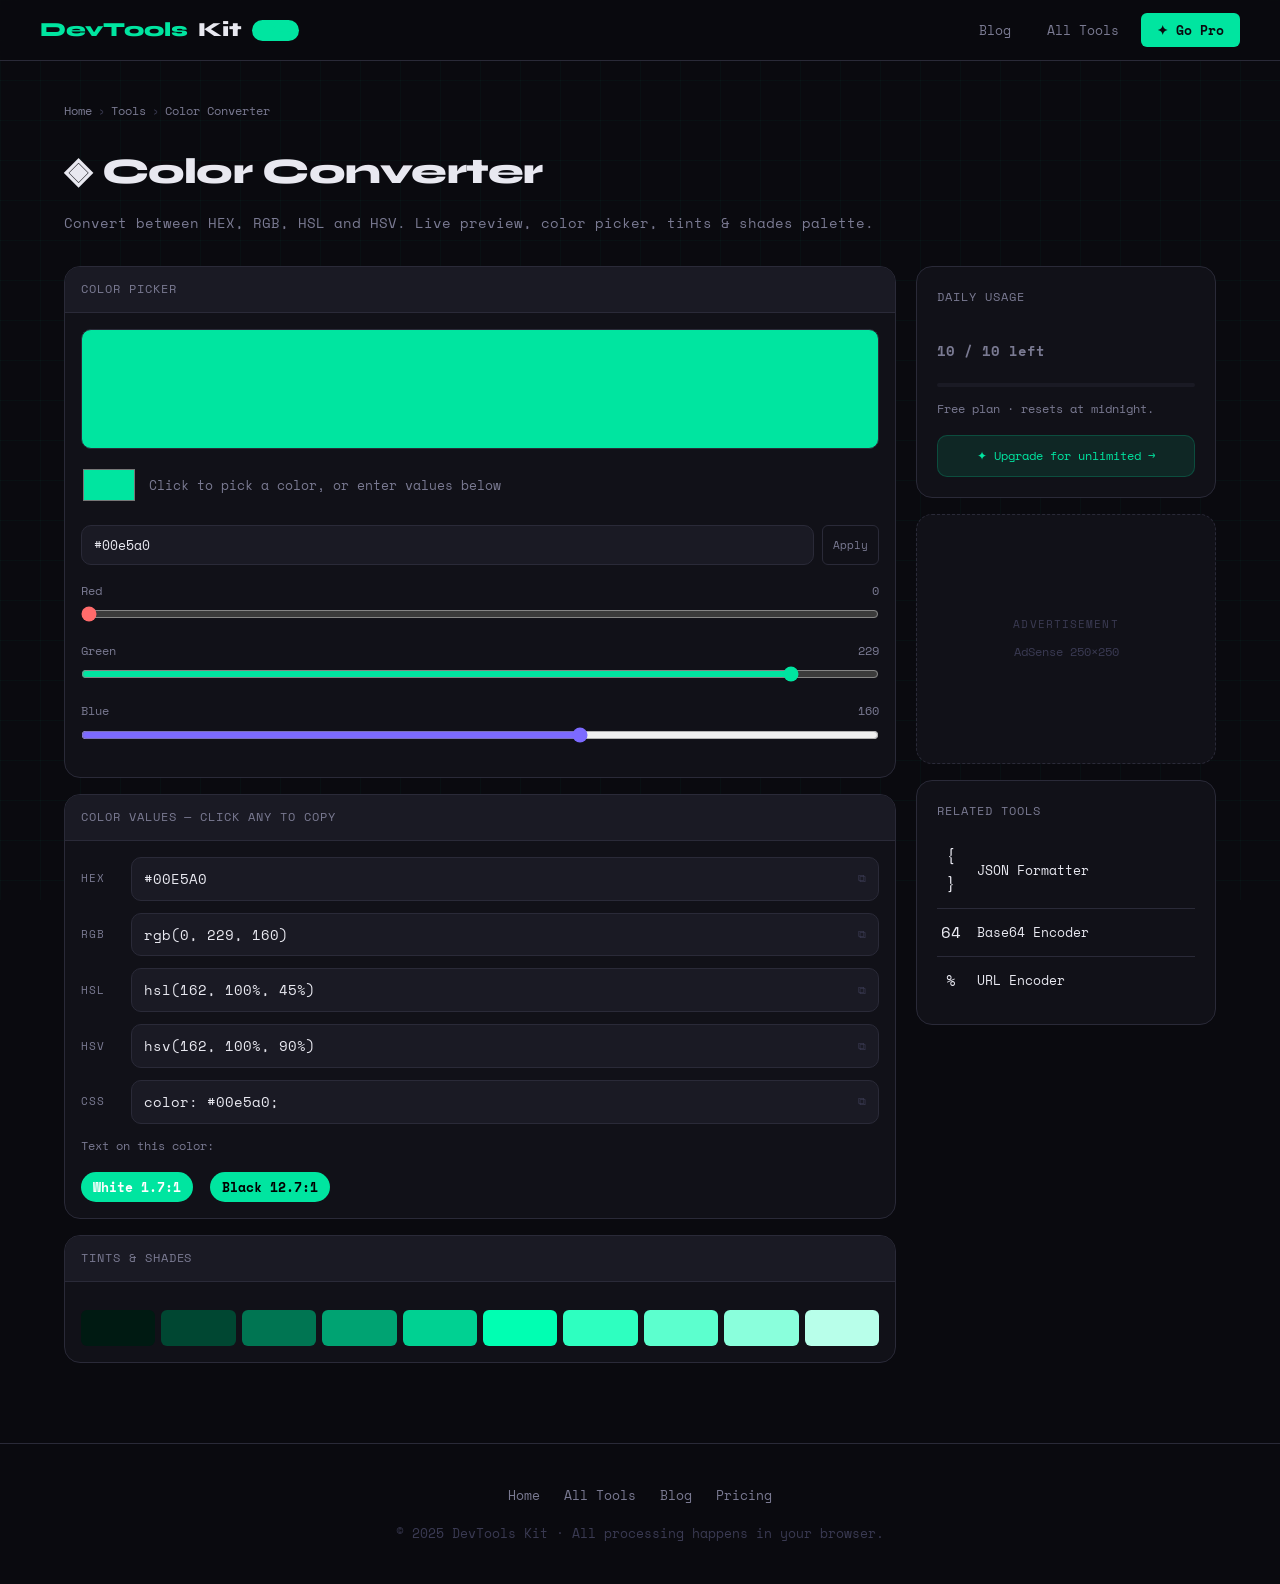
<file: tools/color-converter.html>
<!DOCTYPE html>
<html lang="en">
<head>
  <meta charset="UTF-8" />
  <meta name="viewport" content="width=device-width, initial-scale=1.0" />
  <title>Color Converter — HEX RGB HSL | DevTools Kit</title>
  <meta name="description" content="Convert colors between HEX, RGB, HSL, and HSV instantly. Live color preview, color picker, palette generator. Free online color tool." />
  <meta name="keywords" content="color converter, hex to rgb, rgb to hex, hsl converter, color picker online, hex color tool" />
  <link rel="canonical" href="https://devtoolskit.com/tools/color-converter.html" />
  <link rel="stylesheet" href="/css/style.css" />
  <link rel="icon" href="data:image/svg+xml,<svg xmlns='http://www.w3.org/2000/svg' viewBox='0 0 32 32'><rect width='32' height='32' rx='8' fill='%2300e5a0'/><text x='6' y='23' font-size='20' font-family='monospace' fill='%230a0a0f'>⚙</text></svg>" />
  <style>
    .color-preview { width:100%; height:120px; border-radius:var(--radius); transition:background .2s; border:1px solid var(--border); margin-bottom:16px; }
    .color-input-row { display:flex; align-items:center; gap:10px; margin-bottom:12px; }
    .color-input-label { font-size:11px; text-transform:uppercase; letter-spacing:.08em; color:var(--text-dim); width:40px; flex-shrink:0; }
    .color-value-box {
      flex:1; background:var(--bg3); border:1px solid var(--border);
      border-radius:var(--radius); padding:9px 12px;
      font-family:var(--font-mono); font-size:14px; color:var(--text);
      cursor:pointer; transition:border .15s; display:flex; align-items:center; justify-content:space-between;
    }
    .color-value-box:hover { border-color:var(--accent); }
    .copy-dot { font-size:11px; color:var(--text-faint); }
    .picker-wrap { display:flex; align-items:center; gap:12px; margin-bottom:20px; }
    input[type=color] { width:56px; height:40px; border:none; border-radius:var(--radius); cursor:pointer; background:none; padding:0; }
    .picker-label { font-size:13px; color:var(--text-dim); }
    .slider-row { margin-bottom:12px; }
    .slider-row label { font-size:12px; color:var(--text-dim); margin-bottom:4px; display:flex; justify-content:space-between; }
    input[type=range] { width:100%; accent-color:var(--accent); }
    .palette-grid { display:grid; grid-template-columns:repeat(10,1fr); gap:6px; margin-top:12px; }
    .swatch { height:36px; border-radius:6px; cursor:pointer; border:1px solid transparent; transition:transform .15s; }
    .swatch:hover { transform:scale(1.15); border-color:var(--text-dim); }
    .named-input { background:var(--bg3); border:1px solid var(--border); color:var(--text); font-family:var(--font-mono); font-size:13px; padding:9px 12px; border-radius:var(--radius); outline:none; flex:1; }
    .named-input:focus { border-color:var(--accent); }
    .contrast-chip { display:inline-block; padding:4px 12px; border-radius:20px; font-size:13px; font-weight:700; margin-right:8px; margin-top:8px; }
  </style>
</head>
<body>
<nav>
  <div class="nav-inner">
    <a class="nav-logo" href="/"><span>DevTools</span>Kit<span class="logo-badge">FREE</span></a>
    <div class="nav-links">
      <a href="/blog/" class="hide-mobile">Blog</a>
      <a href="/#tools" class="hide-mobile">All Tools</a>
      <a href="/#pricing" class="btn-upgrade">✦ Go Pro</a>
    </div>
  </div>
</nav>

<div class="tool-page">
  <div class="container">
    <div class="breadcrumb"><a href="/">Home</a><span>›</span><a href="/#tools">Tools</a><span>›</span>Color Converter</div>
    <div class="tool-page-header">
      <h1 class="tool-page-title">◈ Color Converter</h1>
      <p class="tool-page-subtitle">Convert between HEX, RGB, HSL and HSV. Live preview, color picker, tints & shades palette.</p>
    </div>

    <div class="tool-workspace">
      <div class="tool-main">

        <!-- Picker + Preview -->
        <div class="panel">
          <div class="panel-header"><span class="panel-title">Color Picker</span></div>
          <div class="panel-body">
            <div id="color-preview" class="color-preview" style="background:#00e5a0"></div>
            <div class="picker-wrap">
              <input type="color" id="native-picker" value="#00e5a0" oninput="fromHex(this.value)" />
              <span class="picker-label">Click to pick a color, or enter values below</span>
            </div>
            <!-- Named / HEX input -->
            <div style="display:flex;gap:8px;margin-bottom:16px">
              <input class="named-input" id="hex-input" placeholder="#00e5a0" oninput="fromHexInput(this.value)" maxlength="9" />
              <button class="panel-btn" onclick="fromHex(document.getElementById('hex-input').value)">Apply</button>
            </div>
            <!-- RGB sliders -->
            <div class="slider-row">
              <label>Red <span id="r-val">0</span></label>
              <input type="range" id="r-slider" min="0" max="255" value="0" oninput="fromSliders()" style="accent-color:#ff6b6b" />
            </div>
            <div class="slider-row">
              <label>Green <span id="g-val">229</span></label>
              <input type="range" id="g-slider" min="0" max="255" value="229" oninput="fromSliders()" style="accent-color:#00e5a0" />
            </div>
            <div class="slider-row">
              <label>Blue <span id="b-val">160</span></label>
              <input type="range" id="b-slider" min="0" max="255" value="160" oninput="fromSliders()" style="accent-color:#7c6aff" />
            </div>
          </div>
        </div>

        <!-- Output values -->
        <div class="panel">
          <div class="panel-header"><span class="panel-title">Color Values — click any to copy</span></div>
          <div class="panel-body">
            <div class="color-input-row"><span class="color-input-label">HEX</span><div class="color-value-box" id="out-hex" onclick="copyVal('out-hex')">#00e5a0<span class="copy-dot">⧉</span></div></div>
            <div class="color-input-row"><span class="color-input-label">RGB</span><div class="color-value-box" id="out-rgb" onclick="copyVal('out-rgb')">rgb(0, 229, 160)<span class="copy-dot">⧉</span></div></div>
            <div class="color-input-row"><span class="color-input-label">HSL</span><div class="color-value-box" id="out-hsl" onclick="copyVal('out-hsl')">hsl(161, 100%, 45%)<span class="copy-dot">⧉</span></div></div>
            <div class="color-input-row"><span class="color-input-label">HSV</span><div class="color-value-box" id="out-hsv" onclick="copyVal('out-hsv')">hsv(161, 100%, 90%)<span class="copy-dot">⧉</span></div></div>
            <div class="color-input-row"><span class="color-input-label">CSS</span><div class="color-value-box" id="out-css" onclick="copyVal('out-css')">color: #00e5a0;<span class="copy-dot">⧉</span></div></div>
            <!-- Contrast -->
            <div style="margin-top:12px;font-size:12px;color:var(--text-dim)">Text on this color:</div>
            <div id="contrast-demo" style="margin-top:8px"></div>
          </div>
        </div>

        <!-- Palette -->
        <div class="panel">
          <div class="panel-header"><span class="panel-title">Tints & Shades</span></div>
          <div class="panel-body">
            <div class="palette-grid" id="palette"></div>
          </div>
        </div>

      </div>

      <!-- Sidebar -->
      <div class="tool-sidebar">
        <div class="usage-widget">
          <div class="usage-title">Daily Usage</div>
          <div class="usage-count"><span id="usage-count">10</span> <span>/ 10 left</span></div>
          <div class="usage-bar-bg"><div class="usage-bar-fill" id="usage-bar" style="width:0%"></div></div>
          <div class="usage-note" id="usage-note">Free plan · resets at midnight.</div>
          <a href="/#pricing" class="upgrade-cta-small">✦ Upgrade for unlimited →</a>
        </div>
        <div class="ad-slot"><div class="ad-slot-label">Advertisement</div><div style="color:var(--text-faint);font-size:12px">AdSense 250×250</div></div>
        <div class="related-tools">
          <div class="related-title">Related Tools</div>
          <a class="related-item" href="/tools/json-formatter.html"><span class="related-icon">{ }</span> JSON Formatter</a>
          <a class="related-item" href="/tools/base64-encoder.html"><span class="related-icon">64</span> Base64 Encoder</a>
          <a class="related-item" href="/tools/url-encoder.html"><span class="related-icon">%</span> URL Encoder</a>
        </div>
      </div>
    </div>
  </div>
</div>

<footer>
  <div class="container">
    <div class="footer-links"><a href="/">Home</a><a href="/#tools">All Tools</a><a href="/blog/">Blog</a><a href="/#pricing">Pricing</a></div>
    <div>© 2025 DevTools Kit · All processing happens in your browser.</div>
  </div>
</footer>
<div class="toast" id="dtk-toast"></div>
<script src="/js/main.js"></script>
<script>
const TOOL_ID = 'color-converter';
DTK.init(TOOL_ID);

/* ---- Conversions ---- */
function hexToRgb(hex) {
  hex = hex.replace(/^#/,'');
  if(hex.length===3) hex=hex.split('').map(c=>c+c).join('');
  const n=parseInt(hex,16);
  return {r:(n>>16)&255, g:(n>>8)&255, b:n&255};
}
function rgbToHex(r,g,b){ return '#'+[r,g,b].map(v=>v.toString(16).padStart(2,'0')).join(''); }
function rgbToHsl(r,g,b){
  r/=255;g/=255;b/=255;
  const max=Math.max(r,g,b),min=Math.min(r,g,b),l=(max+min)/2;
  if(max===min) return {h:0,s:0,l:Math.round(l*100)};
  const d=max-min, s=l>0.5?d/(2-max-min):d/(max+min);
  let h;
  if(max===r) h=(g-b)/d+(g<b?6:0);
  else if(max===g) h=(b-r)/d+2;
  else h=(r-g)/d+4;
  return {h:Math.round(h/6*360),s:Math.round(s*100),l:Math.round(l*100)};
}
function rgbToHsv(r,g,b){
  r/=255;g/=255;b/=255;
  const max=Math.max(r,g,b),min=Math.min(r,g,b),d=max-min;
  const s=max?d/max:0;
  let h=0;
  if(d){ if(max===r)h=(g-b)/d%(6); else if(max===g)h=(b-r)/d+2; else h=(r-g)/d+4; h/=6; }
  return {h:Math.round(h*360),s:Math.round(s*100),v:Math.round(max*100)};
}
function luminance(r,g,b){
  const c=[r,g,b].map(v=>{v/=255;return v<=0.03928?v/12.92:((v+0.055)/1.055)**2.4;});
  return 0.2126*c[0]+0.7152*c[1]+0.0722*c[2];
}

function updateAll(r,g,b){
  const hex=rgbToHex(r,g,b);
  const hsl=rgbToHsl(r,g,b);
  const hsv=rgbToHsv(r,g,b);

  document.getElementById('color-preview').style.background=hex;
  document.getElementById('native-picker').value=hex;
  document.getElementById('hex-input').value=hex;
  document.getElementById('r-slider').value=r; document.getElementById('r-val').textContent=r;
  document.getElementById('g-slider').value=g; document.getElementById('g-val').textContent=g;
  document.getElementById('b-slider').value=b; document.getElementById('b-val').textContent=b;

  setText('out-hex', hex.toUpperCase());
  setText('out-rgb', `rgb(${r}, ${g}, ${b})`);
  setText('out-hsl', `hsl(${hsl.h}, ${hsl.s}%, ${hsl.l}%)`);
  setText('out-hsv', `hsv(${hsv.h}, ${hsv.s}%, ${hsv.v}%)`);
  setText('out-css', `color: ${hex};`);

  buildContrast(r,g,b,hex);
  buildPalette(r,g,b);
}

function setText(id,val){
  const el=document.getElementById(id);
  const dot=el.querySelector('.copy-dot');
  el.childNodes[0].textContent=val;
}

function fromHex(hex){ if(hex&&/^#?[0-9a-f]{3,6}$/i.test(hex)){ const {r,g,b}=hexToRgb(hex); updateAll(r,g,b); } }
function fromHexInput(v){ if(/^#?[0-9a-f]{6}$/i.test(v)) fromHex(v); }
function fromSliders(){
  const r=parseInt(document.getElementById('r-slider').value);
  const g=parseInt(document.getElementById('g-slider').value);
  const b=parseInt(document.getElementById('b-slider').value);
  updateAll(r,g,b);
}

function copyVal(id){
  const el=document.getElementById(id);
  const text=el.childNodes[0].textContent;
  DTK.copyText(text);
}

function buildContrast(r,g,b,hex){
  const lum=luminance(r,g,b);
  const whiteCR=(1.05)/(lum+0.05);
  const blackCR=(lum+0.05)/(0.05);
  const el=document.getElementById('contrast-demo');
  el.innerHTML=`
    <span class="contrast-chip" style="background:${hex};color:#fff">White ${whiteCR.toFixed(1)}:1</span>
    <span class="contrast-chip" style="background:${hex};color:#000">Black ${blackCR.toFixed(1)}:1</span>`;
}

function buildPalette(r,g,b){
  const {h,s}=rgbToHsl(r,g,b);
  const swatches=[];
  for(let i=0;i<=9;i++){
    const l=5+i*9;
    swatches.push(`hsl(${h},${s}%,${l}%)`);
  }
  document.getElementById('palette').innerHTML=swatches.map(c=>`<div class="swatch" style="background:${c}" title="${c}" onclick="applyHSLSwatch(${c.match(/\d+/g).join(',')})"></div>`).join('');
}

function applyHSLSwatch(h,s,l){
  // Convert HSL to RGB approximately
  const hslToRgb=(h,s,l)=>{
    s/=100;l/=100;
    const k=n=>(n+h/30)%12;
    const a=s*Math.min(l,1-l);
    const f=n=>l-a*Math.max(-1,Math.min(k(n)-3,Math.min(9-k(n),1)));
    return [Math.round(f(0)*255),Math.round(f(8)*255),Math.round(f(4)*255)];
  };
  const [r,g,b]=hslToRgb(h,s,l);
  updateAll(r,g,b);
}

// Init with default colour
updateAll(0,229,160);
</script>
</body>
</html>
</file>
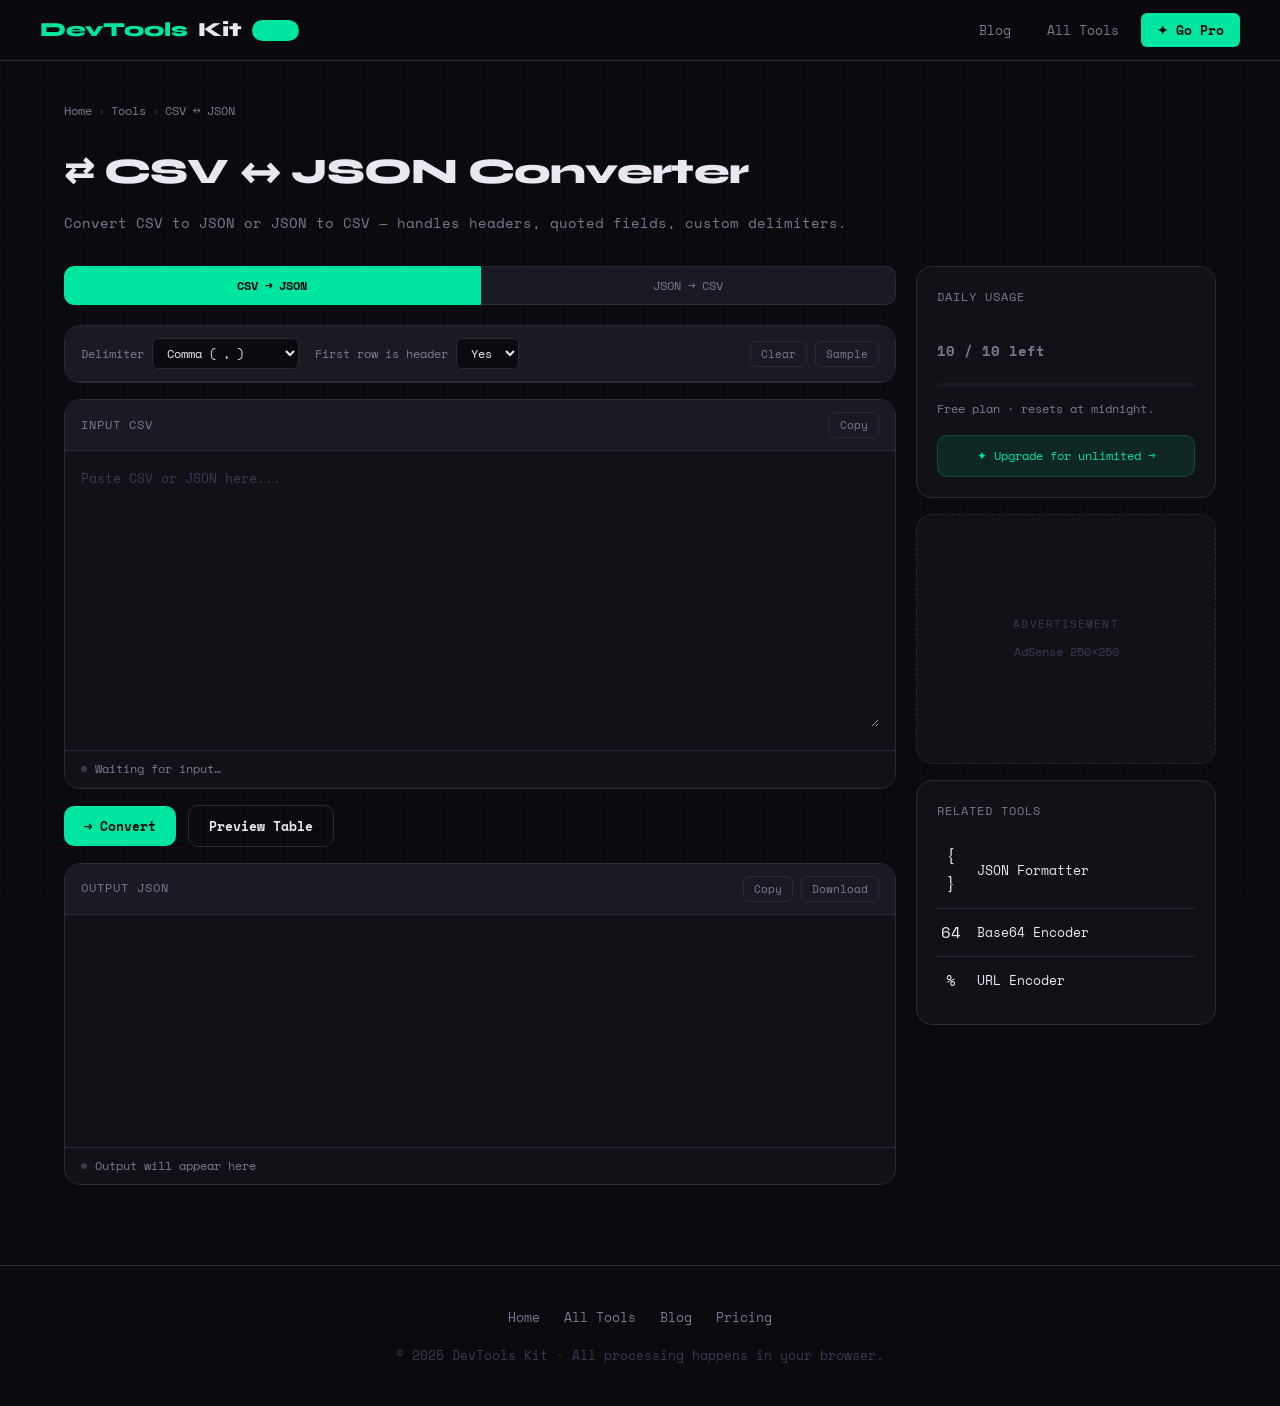
<file: tools/csv-to-json.html>
<!DOCTYPE html>
<html lang="en">
<head>
  <meta charset="UTF-8" />
  <meta name="viewport" content="width=device-width, initial-scale=1.0" />
  <title>CSV to JSON Converter — Free Online Tool | DevTools Kit</title>
  <meta name="description" content="Convert CSV to JSON or JSON to CSV instantly online. Supports custom delimiters, headers, and nested data. Free, browser-based, no upload required." />
  <meta name="keywords" content="csv to json, json to csv, csv converter, convert csv online, csv json tool" />
  <link rel="canonical" href="https://devtoolskit.com/tools/csv-to-json.html" />
  <link rel="stylesheet" href="/css/style.css" />
  <link rel="icon" href="data:image/svg+xml,<svg xmlns='http://www.w3.org/2000/svg' viewBox='0 0 32 32'><rect width='32' height='32' rx='8' fill='%2300e5a0'/><text x='6' y='23' font-size='20' font-family='monospace' fill='%230a0a0f'>⚙</text></svg>" />
  <style>
    .mode-tabs { display:flex; gap:0; }
    .mode-tab {
      flex:1; padding:10px; text-align:center;
      background:var(--bg3); border:1px solid var(--border);
      font-family:var(--font-mono); font-size:12px; cursor:pointer;
      color:var(--text-dim); transition:all .15s;
    }
    .mode-tab:first-child { border-radius:var(--radius) 0 0 var(--radius); }
    .mode-tab:last-child  { border-radius:0 var(--radius) var(--radius) 0; border-left:none; }
    .mode-tab.active { background:var(--accent); color:var(--bg); font-weight:700; border-color:var(--accent); }
    table.preview-table { width:100%; border-collapse:collapse; font-size:12px; }
    table.preview-table th { background:var(--bg3); color:var(--accent); padding:8px 10px; text-align:left; border-bottom:1px solid var(--border); }
    table.preview-table td { padding:7px 10px; border-bottom:1px solid var(--border); color:var(--text-dim); }
    table.preview-table tr:last-child td { border-bottom:none; }
    .preview-scroll { overflow-x:auto; max-height:220px; overflow-y:auto; }
  </style>
</head>
<body>
<nav>
  <div class="nav-inner">
    <a class="nav-logo" href="/"><span>DevTools</span>Kit<span class="logo-badge">FREE</span></a>
    <div class="nav-links">
      <a href="/blog/" class="hide-mobile">Blog</a>
      <a href="/#tools" class="hide-mobile">All Tools</a>
      <a href="/#pricing" class="btn-upgrade">✦ Go Pro</a>
    </div>
  </div>
</nav>

<div class="tool-page">
  <div class="container">
    <div class="breadcrumb"><a href="/">Home</a><span>›</span><a href="/#tools">Tools</a><span>›</span>CSV ↔ JSON</div>
    <div class="tool-page-header">
      <h1 class="tool-page-title">⇄ CSV ↔ JSON Converter</h1>
      <p class="tool-page-subtitle">Convert CSV to JSON or JSON to CSV — handles headers, quoted fields, custom delimiters.</p>
    </div>

    <div class="tool-workspace">
      <div class="tool-main">

        <!-- Mode toggle -->
        <div style="margin-bottom:4px">
          <div class="mode-tabs">
            <button class="mode-tab active" id="tab-csv2json" onclick="setMode('csv2json')">CSV → JSON</button>
            <button class="mode-tab" id="tab-json2csv" onclick="setMode('json2csv')">JSON → CSV</button>
          </div>
        </div>

        <!-- Options -->
        <div class="panel">
          <div class="options-bar">
            <div class="option-group">
              <label class="option-label">Delimiter</label>
              <select id="delimiter">
                <option value=",">Comma ( , )</option>
                <option value=";">Semicolon ( ; )</option>
                <option value="\t">Tab</option>
                <option value="|">Pipe ( | )</option>
              </select>
            </div>
            <div class="option-group">
              <label class="option-label">First row is header</label>
              <select id="has-header">
                <option value="yes">Yes</option>
                <option value="no">No</option>
              </select>
            </div>
            <div class="option-group" style="margin-left:auto">
              <button class="panel-btn" onclick="clearAll()">Clear</button>
              <button class="panel-btn" onclick="loadSample()">Sample</button>
            </div>
          </div>
        </div>

        <!-- Input -->
        <div class="panel">
          <div class="panel-header">
            <span class="panel-title" id="input-label">Input CSV</span>
            <div class="panel-actions">
              <button class="panel-btn" onclick="DTK.copyText(document.getElementById('input-area').value)">Copy</button>
            </div>
          </div>
          <div class="panel-body">
            <textarea id="input-area" class="code-area" placeholder="Paste CSV or JSON here..." spellcheck="false"></textarea>
          </div>
          <div class="status-bar"><div class="status-dot" id="status-dot"></div><span id="status-text">Waiting for input…</span></div>
        </div>

        <div class="action-bar">
          <button class="btn btn-primary" onclick="convert()">→ Convert</button>
          <button class="btn btn-outline" onclick="showPreview()">Preview Table</button>
        </div>

        <!-- Output -->
        <div class="panel">
          <div class="panel-header">
            <span class="panel-title" id="output-label">Output JSON</span>
            <div class="panel-actions">
              <button class="panel-btn" onclick="copyOutput()">Copy</button>
              <button class="panel-btn" onclick="downloadOutput()">Download</button>
            </div>
          </div>
          <div class="panel-body">
            <div id="output-area" style="min-height:200px;font-family:var(--font-mono);font-size:13px;line-height:1.7;white-space:pre-wrap;word-break:break-all;color:var(--text)"></div>
          </div>
          <div class="status-bar"><div class="status-dot" id="out-dot"></div><span id="out-status">Output will appear here</span></div>
        </div>

        <!-- Preview table -->
        <div class="panel" id="preview-panel" style="display:none">
          <div class="panel-header"><span class="panel-title">Table Preview</span><div class="panel-actions"><button class="panel-btn" onclick="document.getElementById('preview-panel').style.display='none'">✕ Close</button></div></div>
          <div class="panel-body preview-scroll"><div id="preview-table"></div></div>
        </div>

      </div>

      <!-- Sidebar -->
      <div class="tool-sidebar">
        <div class="usage-widget">
          <div class="usage-title">Daily Usage</div>
          <div class="usage-count"><span id="usage-count">10</span> <span>/ 10 left</span></div>
          <div class="usage-bar-bg"><div class="usage-bar-fill" id="usage-bar" style="width:0%"></div></div>
          <div class="usage-note" id="usage-note">Free plan · resets at midnight.</div>
          <a href="/#pricing" class="upgrade-cta-small">✦ Upgrade for unlimited →</a>
        </div>
        <div class="ad-slot"><div class="ad-slot-label">Advertisement</div><div style="color:var(--text-faint);font-size:12px">AdSense 250×250</div></div>
        <div class="related-tools">
          <div class="related-title">Related Tools</div>
          <a class="related-item" href="/tools/json-formatter.html"><span class="related-icon">{ }</span> JSON Formatter</a>
          <a class="related-item" href="/tools/base64-encoder.html"><span class="related-icon">64</span> Base64 Encoder</a>
          <a class="related-item" href="/tools/url-encoder.html"><span class="related-icon">%</span> URL Encoder</a>
        </div>
      </div>
    </div>
  </div>
</div>

<footer>
  <div class="container">
    <div class="footer-links"><a href="/">Home</a><a href="/#tools">All Tools</a><a href="/blog/">Blog</a><a href="/#pricing">Pricing</a></div>
    <div>© 2025 DevTools Kit · All processing happens in your browser.</div>
  </div>
</footer>
<div class="toast" id="dtk-toast"></div>
<script src="/js/main.js"></script>
<script>
const TOOL_ID = 'csv-to-json';
DTK.init(TOOL_ID);

let currentMode = 'csv2json';

const CSV_SAMPLE = `name,age,city,active
Alice,30,New York,true
Bob,25,London,false
Carol,35,Tokyo,true`;

const JSON_SAMPLE = JSON.stringify([
  {name:"Alice",age:30,city:"New York",active:true},
  {name:"Bob",age:25,city:"London",active:false},
  {name:"Carol",age:35,city:"Tokyo",active:true}
], null, 2);

function setMode(mode) {
  currentMode = mode;
  document.getElementById('tab-csv2json').classList.toggle('active', mode==='csv2json');
  document.getElementById('tab-json2csv').classList.toggle('active', mode==='json2csv');
  document.getElementById('input-label').textContent  = mode==='csv2json' ? 'Input CSV' : 'Input JSON';
  document.getElementById('output-label').textContent = mode==='csv2json' ? 'Output JSON' : 'Output CSV';
  document.getElementById('input-area').placeholder   = mode==='csv2json' ? 'Paste CSV here...' : 'Paste JSON array here...';
  clearAll();
}

function loadSample() {
  document.getElementById('input-area').value = currentMode==='csv2json' ? CSV_SAMPLE : JSON_SAMPLE;
}
function clearAll() {
  document.getElementById('input-area').value='';
  document.getElementById('output-area').textContent='';
  document.getElementById('preview-panel').style.display='none';
}

function getDelimiter() {
  const v = document.getElementById('delimiter').value;
  return v === '\\t' ? '\t' : v;
}

function parseCSV(text, delim, hasHeader) {
  const lines = text.trim().split(/\r?\n/);
  const rows = lines.map(line => {
    const cells=[]; let cur='', inQ=false;
    for(let i=0;i<line.length;i++){
      const ch=line[i];
      if(ch==='"'){ inQ=!inQ; continue; }
      if(ch===delim&&!inQ){ cells.push(cur); cur=''; continue; }
      cur+=ch;
    }
    cells.push(cur);
    return cells;
  });
  if(hasHeader==='yes'){
    const headers=rows[0];
    return rows.slice(1).map(r=>{const o={};headers.forEach((h,i)=>o[h.trim()]=autoType(r[i]??''));return o;});
  } else {
    return rows.map(r=>r.map(autoType));
  }
}

function autoType(v) {
  const s=String(v).trim();
  if(s==='true')return true; if(s==='false')return false;
  if(s===''||s==='null')return null;
  const n=Number(s);
  return isNaN(n)?s:n;
}

function jsonToCSV(arr, delim) {
  if(!Array.isArray(arr)||!arr.length) throw new Error('Input must be a non-empty JSON array');
  const headers=Object.keys(arr[0]);
  const escape=v=>{const s=String(v??'');return s.includes(delim)||s.includes('"')||s.includes('\n')?`"${s.replace(/"/g,'""')}"`:s;};
  const rows=[headers.map(escape).join(delim),...arr.map(r=>headers.map(h=>escape(r[h]??'')).join(delim))];
  return rows.join('\n');
}

function convert() {
  if(!DTK.tryUse(TOOL_ID)) return;
  const raw=document.getElementById('input-area').value.trim();
  if(!raw){DTK.toast('Nothing to convert!',true);return;}
  const delim=getDelimiter(), hasHeader=document.getElementById('has-header').value;
  try {
    let result;
    if(currentMode==='csv2json'){
      const data=parseCSV(raw,delim,hasHeader);
      result=JSON.stringify(data,null,2);
      document.getElementById('out-dot').className='status-dot ok';
      document.getElementById('out-status').textContent=`Converted · ${data.length} rows`;
    } else {
      const arr=JSON.parse(raw);
      result=jsonToCSV(arr,delim);
      document.getElementById('out-dot').className='status-dot ok';
      document.getElementById('out-status').textContent=`Converted · ${arr.length} rows`;
    }
    document.getElementById('output-area').textContent=result;
    DTK.toast('Converted!');
  } catch(e){
    document.getElementById('output-area').textContent='Error: '+e.message;
    document.getElementById('out-dot').className='status-dot err';
    document.getElementById('out-status').textContent='Conversion failed';
    DTK.toast('Conversion failed!',true);
  }
}

function showPreview() {
  const raw=document.getElementById('input-area').value.trim();
  if(!raw){DTK.toast('Paste input first!',true);return;}
  const delim=getDelimiter(), hasHeader=document.getElementById('has-header').value;
  try {
    let data;
    if(currentMode==='csv2json') data=parseCSV(raw,delim,hasHeader);
    else data=JSON.parse(raw);
    if(!Array.isArray(data)||!data.length) throw new Error('No data');
    const headers=typeof data[0]==='object'?Object.keys(data[0]):data[0].map((_,i)=>'Col '+(i+1));
    let html='<table class="preview-table"><thead><tr>'+headers.map(h=>`<th>${h}</th>`).join('')+'</tr></thead><tbody>';
    const rows=typeof data[0]==='object'?data:data.slice(1);
    rows.slice(0,20).forEach(r=>{
      html+='<tr>'+headers.map(h=>`<td>${r[h]??''}</td>`).join('')+'</tr>';
    });
    if(rows.length>20) html+=`<tr><td colspan="${headers.length}" style="color:var(--text-faint);text-align:center">… ${rows.length-20} more rows</td></tr>`;
    html+='</tbody></table>';
    document.getElementById('preview-table').innerHTML=html;
    document.getElementById('preview-panel').style.display='';
  } catch(e){ DTK.toast('Preview failed: '+e.message,true); }
}

function copyOutput(){ const t=document.getElementById('output-area').textContent; if(t)DTK.copyText(t); else DTK.toast('Nothing to copy!',true); }
function downloadOutput(){
  const t=document.getElementById('output-area').textContent;
  if(!t){DTK.toast('Nothing to download!',true);return;}
  const ext=currentMode==='csv2json'?'json':'csv';
  const blob=new Blob([t],{type:'text/plain'});
  const a=document.createElement('a'); a.href=URL.createObjectURL(blob); a.download=`converted.${ext}`; a.click();
  DTK.toast('Downloaded!');
}
</script>
</body>
</html>
</file>
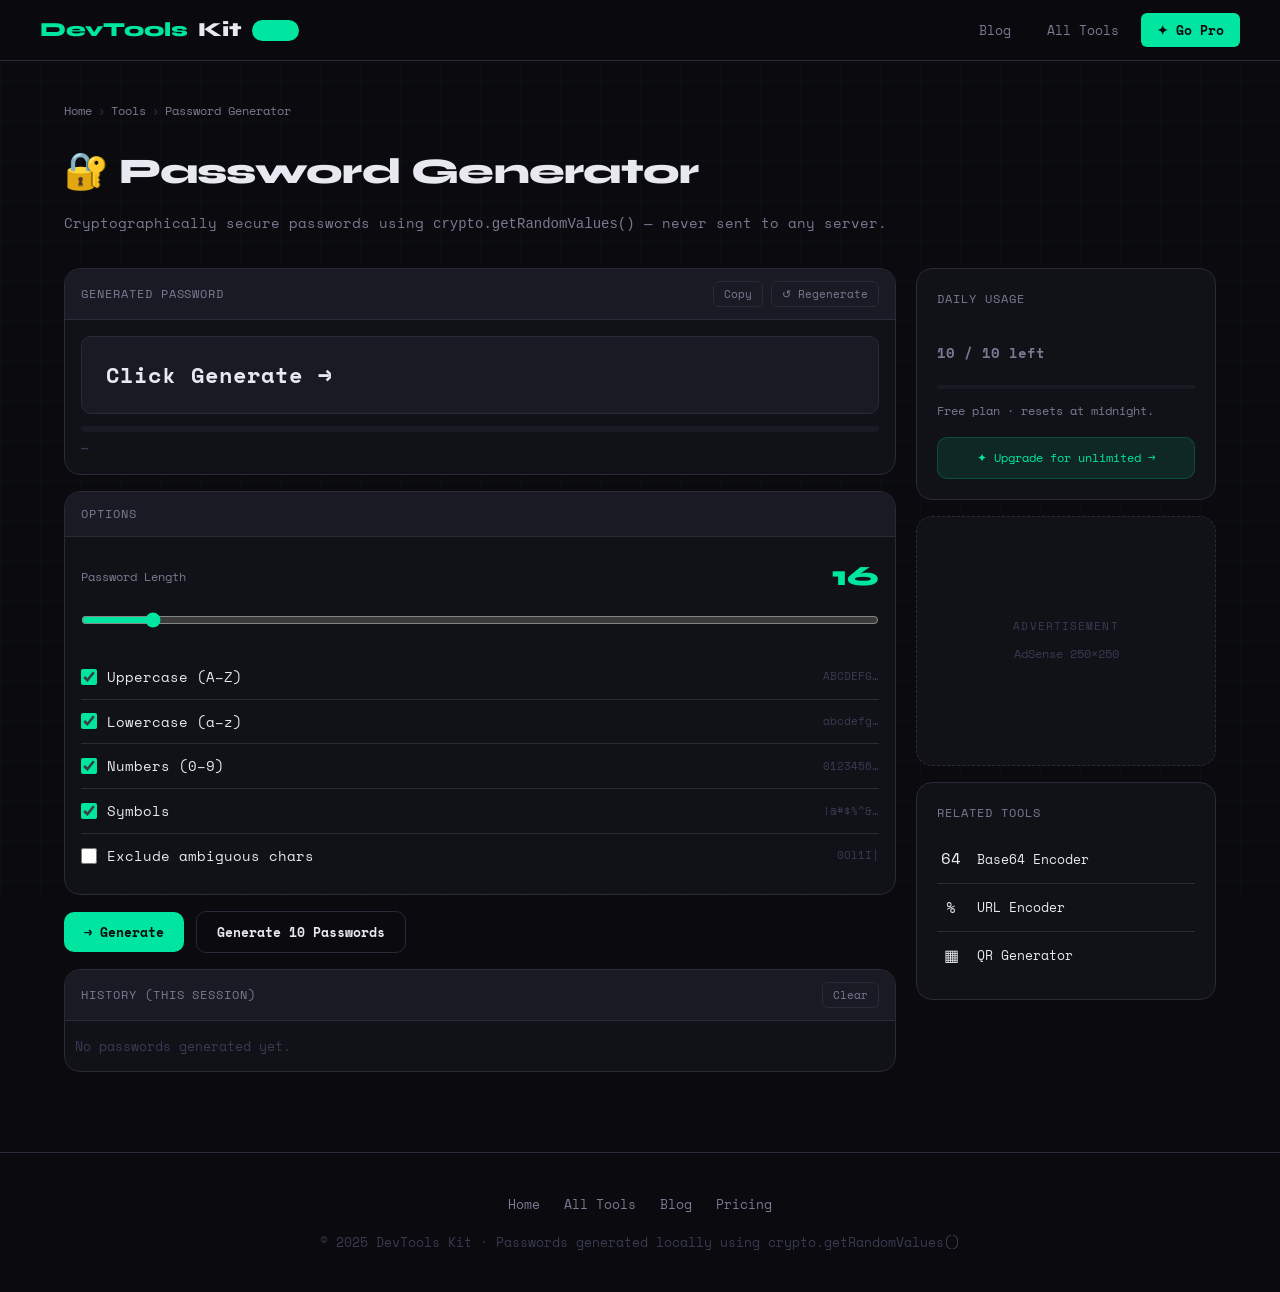
<file: tools/password-generator.html>
<!DOCTYPE html>
<html lang="en">
<head>
  <meta charset="UTF-8" />
  <meta name="viewport" content="width=device-width, initial-scale=1.0" />
  <title>Password Generator — Strong Random Passwords | DevTools Kit</title>
  <meta name="description" content="Generate strong, secure, random passwords online. Customize length, include symbols, numbers, uppercase. Free, client-side, cryptographically secure." />
  <meta name="keywords" content="password generator, strong password, random password, secure password generator, online password tool" />
  <link rel="canonical" href="https://devtoolskit.com/tools/password-generator.html" />
  <link rel="stylesheet" href="/css/style.css" />
  <link rel="icon" href="data:image/svg+xml,<svg xmlns='http://www.w3.org/2000/svg' viewBox='0 0 32 32'><rect width='32' height='32' rx='8' fill='%2300e5a0'/><text x='6' y='23' font-size='20' font-family='monospace' fill='%230a0a0f'>⚙</text></svg>" />
  <style>
    .pwd-display {
      font-family: var(--font-mono); font-size: 22px; font-weight: 700;
      background: var(--bg3); border: 1px solid var(--border);
      border-radius: var(--radius); padding: 20px 24px;
      word-break: break-all; letter-spacing: .05em;
      color: var(--text); line-height: 1.6; min-height: 72px;
      display: flex; align-items: center; position: relative;
    }
    .strength-bar-wrap { height: 6px; background: var(--bg3); border-radius: 6px; overflow: hidden; margin: 12px 0 6px; }
    .strength-bar { height: 100%; border-radius: 6px; transition: width .4s, background .4s; }
    .strength-label { font-size: 12px; font-weight: 700; }
    .check-row { display:flex; align-items:center; gap:10px; padding:10px 0; border-bottom:1px solid var(--border); }
    .check-row:last-child { border-bottom:none; }
    .check-row label { font-size:14px; cursor:pointer; flex:1; }
    input[type=checkbox] { width:16px; height:16px; accent-color:var(--accent); cursor:pointer; }
    input[type=range] { width:100%; accent-color:var(--accent); cursor:pointer; }
    .len-display { font-family:var(--font-head); font-size:28px; font-weight:800; color:var(--accent); }
    .pwd-history { list-style:none; }
    .pwd-history li {
      font-family:var(--font-mono); font-size:12px; color:var(--text-dim);
      padding:7px 10px; border-bottom:1px solid var(--border);
      display:flex; align-items:center; justify-content:space-between; gap:8px;
    }
    .pwd-history li:last-child { border-bottom:none; }
    .pwd-history li span { word-break:break-all; flex:1; }
    .hist-copy { background:none; border:none; color:var(--text-faint); cursor:pointer; font-size:13px; padding:2px 6px; border-radius:4px; }
    .hist-copy:hover { color:var(--accent); }
    .bulk-area { font-family:var(--font-mono); font-size:12px; background:var(--bg3); border:1px solid var(--border); border-radius:var(--radius); padding:12px; color:var(--text); width:100%; min-height:120px; outline:none; resize:vertical; }
  </style>
</head>
<body>
<nav>
  <div class="nav-inner">
    <a class="nav-logo" href="/"><span>DevTools</span>Kit<span class="logo-badge">FREE</span></a>
    <div class="nav-links">
      <a href="/blog/" class="hide-mobile">Blog</a>
      <a href="/#tools" class="hide-mobile">All Tools</a>
      <a href="/#pricing" class="btn-upgrade">✦ Go Pro</a>
    </div>
  </div>
</nav>

<div class="tool-page">
  <div class="container">
    <div class="breadcrumb"><a href="/">Home</a><span>›</span><a href="/#tools">Tools</a><span>›</span>Password Generator</div>
    <div class="tool-page-header">
      <h1 class="tool-page-title">🔐 Password Generator</h1>
      <p class="tool-page-subtitle">Cryptographically secure passwords using <code>crypto.getRandomValues()</code> — never sent to any server.</p>
    </div>

    <div class="tool-workspace">
      <div class="tool-main">

        <!-- Password display -->
        <div class="panel">
          <div class="panel-header"><span class="panel-title">Generated Password</span>
            <div class="panel-actions">
              <button class="panel-btn" onclick="copyPassword()">Copy</button>
              <button class="panel-btn" onclick="generatePassword()">↺ Regenerate</button>
            </div>
          </div>
          <div class="panel-body">
            <div class="pwd-display" id="pwd-display">Click Generate →</div>
            <div class="strength-bar-wrap"><div class="strength-bar" id="strength-bar" style="width:0%;background:var(--text-faint)"></div></div>
            <div style="display:flex;align-items:center;justify-content:space-between">
              <span class="strength-label" id="strength-label" style="color:var(--text-faint)">—</span>
              <span style="font-size:12px;color:var(--text-dim)" id="entropy-label"></span>
            </div>
          </div>
        </div>

        <!-- Options -->
        <div class="panel">
          <div class="panel-header"><span class="panel-title">Options</span></div>
          <div class="panel-body">
            <!-- Length -->
            <div style="margin-bottom:20px">
              <div style="display:flex;align-items:center;justify-content:space-between;margin-bottom:10px">
                <label class="option-label" for="len-range">Password Length</label>
                <span class="len-display" id="len-val">16</span>
              </div>
              <input type="range" id="len-range" min="6" max="128" value="16" oninput="document.getElementById('len-val').textContent=this.value" />
            </div>
            <!-- Checkboxes -->
            <div class="check-row"><input type="checkbox" id="opt-upper" checked /><label for="opt-upper">Uppercase (A–Z)</label><span style="font-family:var(--font-mono);font-size:11px;color:var(--text-faint)">ABCDEFG…</span></div>
            <div class="check-row"><input type="checkbox" id="opt-lower" checked /><label for="opt-lower">Lowercase (a–z)</label><span style="font-family:var(--font-mono);font-size:11px;color:var(--text-faint)">abcdefg…</span></div>
            <div class="check-row"><input type="checkbox" id="opt-num" checked /><label for="opt-num">Numbers (0–9)</label><span style="font-family:var(--font-mono);font-size:11px;color:var(--text-faint)">0123456…</span></div>
            <div class="check-row"><input type="checkbox" id="opt-sym" checked /><label for="opt-sym">Symbols</label><span style="font-family:var(--font-mono);font-size:11px;color:var(--text-faint)">!@#$%^&…</span></div>
            <div class="check-row"><input type="checkbox" id="opt-ambig" /><label for="opt-ambig">Exclude ambiguous chars</label><span style="font-family:var(--font-mono);font-size:11px;color:var(--text-faint)">0Ol1I|</span></div>
          </div>
        </div>

        <div class="action-bar">
          <button class="btn btn-primary" onclick="generatePassword()">→ Generate</button>
          <button class="btn btn-outline" onclick="generateBulk()">Generate 10 Passwords</button>
        </div>

        <!-- Bulk output -->
        <div class="panel" id="bulk-panel" style="display:none">
          <div class="panel-header"><span class="panel-title">Bulk Output</span>
            <div class="panel-actions">
              <button class="panel-btn" onclick="DTK.copyText(document.getElementById('bulk-area').value)">Copy All</button>
              <button class="panel-btn" onclick="document.getElementById('bulk-panel').style.display='none'">✕</button>
            </div>
          </div>
          <div class="panel-body"><textarea id="bulk-area" class="bulk-area" readonly></textarea></div>
        </div>

        <!-- History -->
        <div class="panel">
          <div class="panel-header"><span class="panel-title">History (this session)</span>
            <div class="panel-actions"><button class="panel-btn" onclick="clearHistory()">Clear</button></div>
          </div>
          <div class="panel-body" style="padding:0">
            <ul class="pwd-history" id="pwd-history"><li style="color:var(--text-faint);padding:14px 10px;font-size:13px">No passwords generated yet.</li></ul>
          </div>
        </div>

      </div>

      <!-- Sidebar -->
      <div class="tool-sidebar">
        <div class="usage-widget">
          <div class="usage-title">Daily Usage</div>
          <div class="usage-count"><span id="usage-count">10</span> <span>/ 10 left</span></div>
          <div class="usage-bar-bg"><div class="usage-bar-fill" id="usage-bar" style="width:0%"></div></div>
          <div class="usage-note" id="usage-note">Free plan · resets at midnight.</div>
          <a href="/#pricing" class="upgrade-cta-small">✦ Upgrade for unlimited →</a>
        </div>
        <div class="ad-slot"><div class="ad-slot-label">Advertisement</div><div style="color:var(--text-faint);font-size:12px">AdSense 250×250</div></div>
        <div class="related-tools">
          <div class="related-title">Related Tools</div>
          <a class="related-item" href="/tools/base64-encoder.html"><span class="related-icon">64</span> Base64 Encoder</a>
          <a class="related-item" href="/tools/url-encoder.html"><span class="related-icon">%</span> URL Encoder</a>
          <a class="related-item" href="/tools/qr-generator.html"><span class="related-icon">▦</span> QR Generator</a>
        </div>
      </div>
    </div>
  </div>
</div>

<footer>
  <div class="container">
    <div class="footer-links"><a href="/">Home</a><a href="/#tools">All Tools</a><a href="/blog/">Blog</a><a href="/#pricing">Pricing</a></div>
    <div>© 2025 DevTools Kit · Passwords generated locally using crypto.getRandomValues()</div>
  </div>
</footer>
<div class="toast" id="dtk-toast"></div>
<script src="/js/main.js"></script>
<script>
const TOOL_ID = 'password-generator';
DTK.init(TOOL_ID);
let history = [];

const UPPER='ABCDEFGHIJKLMNOPQRSTUVWXYZ', LOWER='abcdefghijklmnopqrstuvwxyz';
const NUMS='0123456789', SYMS='!@#$%^&*()-_=+[]{}|;:,.<>?';
const AMBIG=/[0Ol1I|]/g;

function buildCharset() {
  let cs='';
  if(document.getElementById('opt-upper').checked) cs+=UPPER;
  if(document.getElementById('opt-lower').checked) cs+=LOWER;
  if(document.getElementById('opt-num').checked)   cs+=NUMS;
  if(document.getElementById('opt-sym').checked)   cs+=SYMS;
  if(document.getElementById('opt-ambig').checked) cs=cs.replace(AMBIG,'');
  return cs;
}

function randPassword(len, cs) {
  const arr=new Uint32Array(len);
  crypto.getRandomValues(arr);
  return Array.from(arr,v=>cs[v%cs.length]).join('');
}

function calcEntropy(len, csLen) {
  return Math.floor(len * Math.log2(csLen));
}

function getStrength(entropy) {
  if(entropy<28) return {label:'Very Weak',pct:10,color:'#ff6b6b'};
  if(entropy<36) return {label:'Weak',     pct:25,color:'#ff9f43'};
  if(entropy<60) return {label:'Fair',     pct:50,color:'#ffd32a'};
  if(entropy<80) return {label:'Strong',   pct:75,color:'#00e5a0'};
  return              {label:'Very Strong',pct:100,color:'#00e5a0'};
}

function generatePassword() {
  if(!DTK.tryUse(TOOL_ID)) return;
  const cs=buildCharset();
  if(!cs){DTK.toast('Select at least one character type!',true);return;}
  const len=parseInt(document.getElementById('len-range').value);
  const pwd=randPassword(len,cs);
  const entropy=calcEntropy(len,cs.length);
  const {label,pct,color}=getStrength(entropy);

  document.getElementById('pwd-display').textContent=pwd;
  document.getElementById('strength-bar').style.cssText=`width:${pct}%;background:${color}`;
  document.getElementById('strength-label').textContent=label;
  document.getElementById('strength-label').style.color=color;
  document.getElementById('entropy-label').textContent=`~${entropy} bits entropy`;

  addHistory(pwd);
}

function generateBulk() {
  if(!DTK.tryUse(TOOL_ID)) return;
  const cs=buildCharset();
  if(!cs){DTK.toast('Select at least one character type!',true);return;}
  const len=parseInt(document.getElementById('len-range').value);
  const pwds=Array.from({length:10},()=>randPassword(len,cs));
  document.getElementById('bulk-area').value=pwds.join('\n');
  document.getElementById('bulk-panel').style.display='';
  DTK.toast('10 passwords generated!');
}

function addHistory(pwd) {
  history.unshift(pwd);
  if(history.length>10) history.pop();
  const ul=document.getElementById('pwd-history');
  ul.innerHTML=history.map(p=>`<li><span>${p}</span><button class="hist-copy" onclick="DTK.copyText('${p.replace(/'/g,"\\'")}')">⧉</button></li>`).join('');
}

function clearHistory() {
  history=[];
  document.getElementById('pwd-history').innerHTML='<li style="color:var(--text-faint);padding:14px 10px;font-size:13px">No passwords generated yet.</li>';
}

function copyPassword() {
  const t=document.getElementById('pwd-display').textContent;
  if(t&&t!=='Click Generate →') DTK.copyText(t);
  else DTK.toast('Generate a password first!',true);
}
</script>
</body>
</html>
</file>
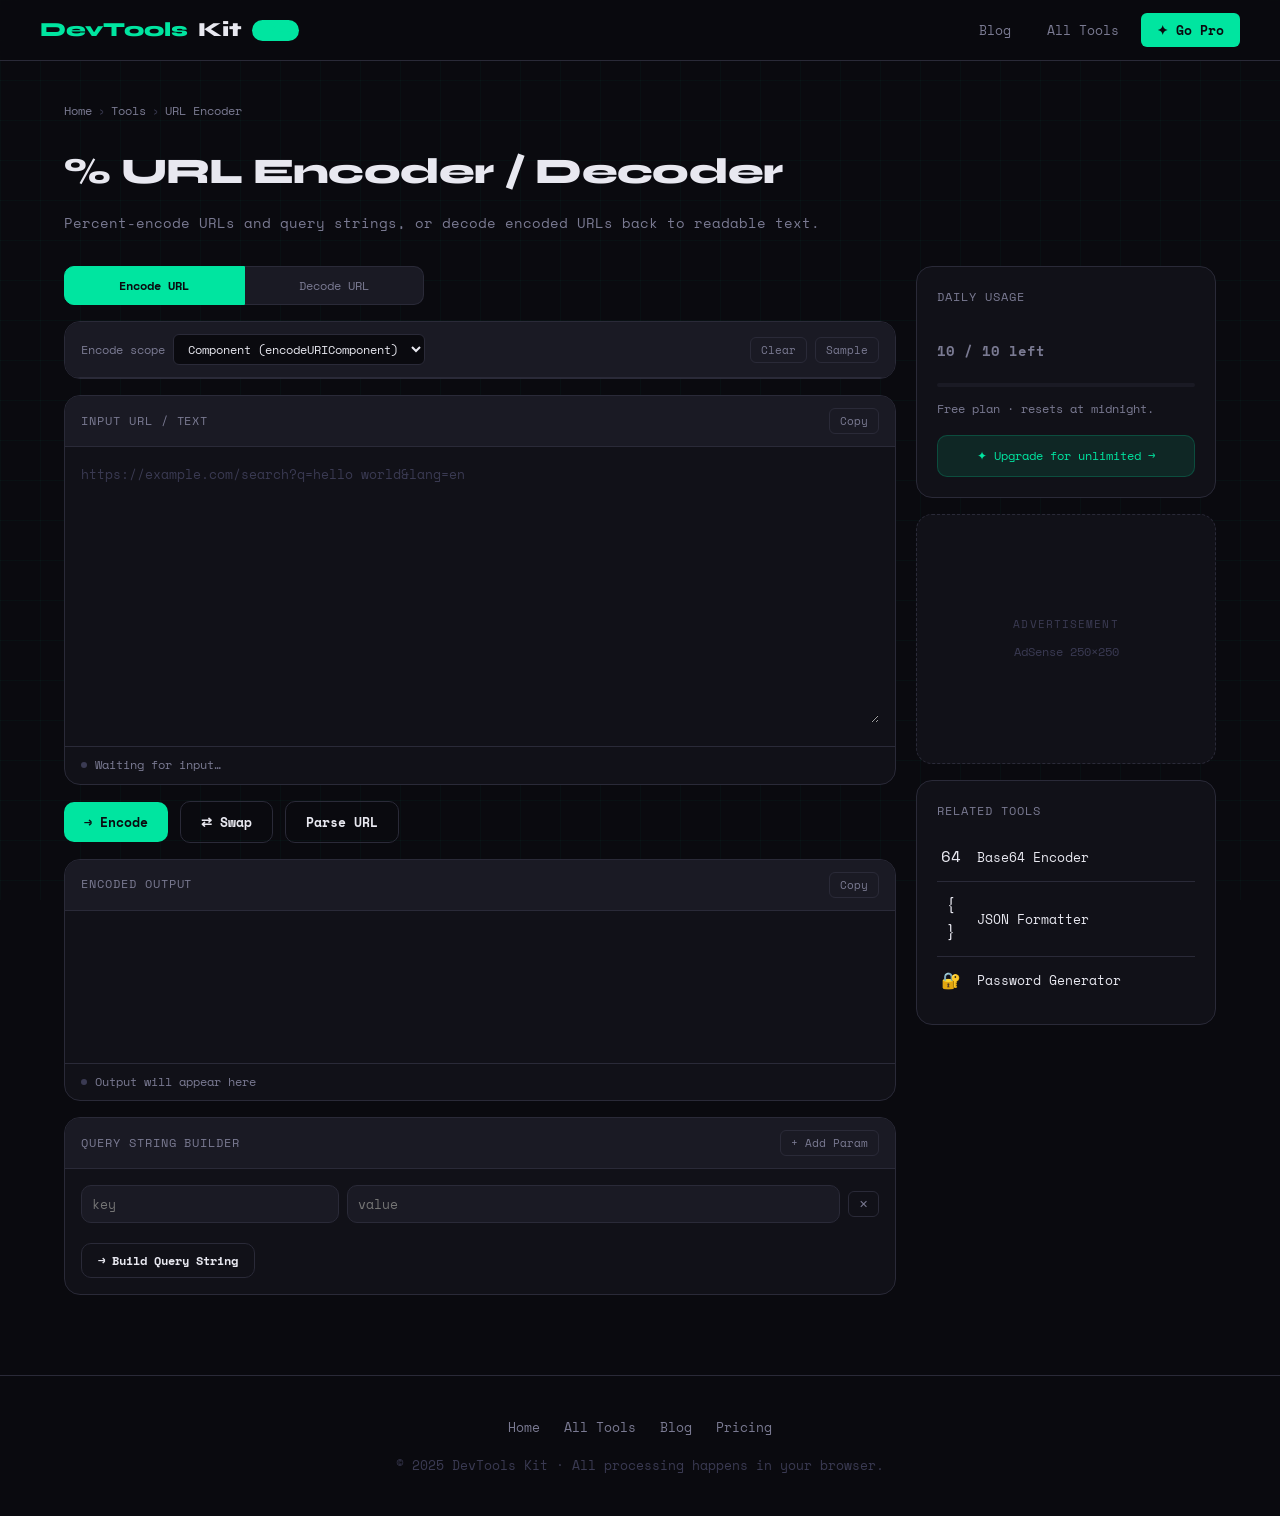
<file: tools/url-encoder.html>
<!DOCTYPE html>
<html lang="en">
<head>
  <meta charset="UTF-8" />
  <meta name="viewport" content="width=device-width, initial-scale=1.0" />
  <title>URL Encoder & Decoder — Free Online Tool | DevTools Kit</title>
  <meta name="description" content="Encode and decode URLs and query strings online. Handles components, full URLs, and special characters. Free, fast, browser-based." />
  <meta name="keywords" content="url encoder, url decoder, encode url online, decode url, percent encoding, query string encoder" />
  <link rel="canonical" href="https://devtoolskit.com/tools/url-encoder.html" />
  <link rel="stylesheet" href="/css/style.css" />
  <link rel="icon" href="data:image/svg+xml,<svg xmlns='http://www.w3.org/2000/svg' viewBox='0 0 32 32'><rect width='32' height='32' rx='8' fill='%2300e5a0'/><text x='6' y='23' font-size='20' font-family='monospace' fill='%230a0a0f'>⚙</text></svg>" />
  <style>
    .mode-tabs{display:flex;gap:0;max-width:360px;}
    .mode-tab{flex:1;padding:10px;text-align:center;background:var(--bg3);border:1px solid var(--border);font-family:var(--font-mono);font-size:12px;cursor:pointer;color:var(--text-dim);transition:all .15s;}
    .mode-tab:first-child{border-radius:var(--radius) 0 0 var(--radius);}
    .mode-tab:last-child{border-radius:0 var(--radius) var(--radius) 0;border-left:none;}
    .mode-tab.active{background:var(--accent);color:var(--bg);font-weight:700;border-color:var(--accent);}
    .parsed-row{display:flex;gap:8px;padding:8px 0;border-bottom:1px solid var(--border);font-size:13px;align-items:flex-start;}
    .parsed-row:last-child{border-bottom:none;}
    .parsed-key{color:var(--accent);min-width:110px;font-weight:700;padding-top:1px;}
    .parsed-val{color:var(--text-dim);word-break:break-all;flex:1;}
    .parsed-label{font-size:11px;text-transform:uppercase;letter-spacing:.08em;color:var(--text-faint);min-width:110px;padding-top:1px;}
    .char-highlight{background:rgba(0,229,160,.1);color:var(--accent);padding:1px 4px;border-radius:3px;font-family:var(--font-mono);}
  </style>
</head>
<body>
<nav>
  <div class="nav-inner">
    <a class="nav-logo" href="/"><span>DevTools</span>Kit<span class="logo-badge">FREE</span></a>
    <div class="nav-links">
      <a href="/blog/" class="hide-mobile">Blog</a>
      <a href="/#tools" class="hide-mobile">All Tools</a>
      <a href="/#pricing" class="btn-upgrade">✦ Go Pro</a>
    </div>
  </div>
</nav>

<div class="tool-page">
  <div class="container">
    <div class="breadcrumb"><a href="/">Home</a><span>›</span><a href="/#tools">Tools</a><span>›</span>URL Encoder</div>
    <div class="tool-page-header">
      <h1 class="tool-page-title">% URL Encoder / Decoder</h1>
      <p class="tool-page-subtitle">Percent-encode URLs and query strings, or decode encoded URLs back to readable text.</p>
    </div>

    <div class="tool-workspace">
      <div class="tool-main">

        <!-- Mode toggle -->
        <div class="mode-tabs">
          <button class="mode-tab active" id="tab-encode" onclick="setMode('encode')">Encode URL</button>
          <button class="mode-tab" id="tab-decode" onclick="setMode('decode')">Decode URL</button>
        </div>

        <!-- Options -->
        <div class="panel">
          <div class="options-bar">
            <div class="option-group">
              <label class="option-label">Encode scope</label>
              <select id="encode-scope">
                <option value="component">Component (encodeURIComponent)</option>
                <option value="full">Full URI (encodeURI)</option>
              </select>
            </div>
            <div class="option-group" style="margin-left:auto">
              <button class="panel-btn" onclick="clearAll()">Clear</button>
              <button class="panel-btn" onclick="loadSample()">Sample</button>
            </div>
          </div>
        </div>

        <!-- Input -->
        <div class="panel">
          <div class="panel-header">
            <span class="panel-title" id="input-title">Input URL / Text</span>
            <div class="panel-actions"><button class="panel-btn" onclick="DTK.copyText(document.getElementById('input-area').value)">Copy</button></div>
          </div>
          <div class="panel-body">
            <textarea id="input-area" class="code-area" placeholder="https://example.com/search?q=hello world&lang=en" spellcheck="false" oninput="liveConvert()"></textarea>
          </div>
          <div class="status-bar"><div class="status-dot" id="in-dot"></div><span id="in-status">Waiting for input…</span></div>
        </div>

        <!-- Action -->
        <div class="action-bar">
          <button class="btn btn-primary" id="action-btn" onclick="convert()">→ Encode</button>
          <button class="btn btn-outline" onclick="swapInput()">⇄ Swap</button>
          <button class="btn btn-outline" onclick="parseURL()">Parse URL</button>
        </div>

        <!-- Output -->
        <div class="panel">
          <div class="panel-header">
            <span class="panel-title" id="output-title">Encoded Output</span>
            <div class="panel-actions">
              <button class="panel-btn" onclick="copyOutput()">Copy</button>
            </div>
          </div>
          <div class="panel-body">
            <div id="output-area" style="min-height:120px;font-family:var(--font-mono);font-size:13px;line-height:1.7;word-break:break-all;white-space:pre-wrap;color:var(--text)"></div>
          </div>
          <div class="status-bar"><div class="status-dot" id="out-dot"></div><span id="out-status">Output will appear here</span></div>
        </div>

        <!-- URL Parser -->
        <div class="panel" id="parse-panel" style="display:none">
          <div class="panel-header">
            <span class="panel-title">URL Components</span>
            <div class="panel-actions"><button class="panel-btn" onclick="document.getElementById('parse-panel').style.display='none'">✕</button></div>
          </div>
          <div class="panel-body" style="padding:8px 16px" id="parse-body"></div>
        </div>

        <!-- Query String Builder -->
        <div class="panel">
          <div class="panel-header"><span class="panel-title">Query String Builder</span>
            <div class="panel-actions"><button class="panel-btn" onclick="addParam()">+ Add Param</button></div>
          </div>
          <div class="panel-body">
            <div id="param-list"></div>
            <button class="btn btn-outline" style="margin-top:12px;font-size:12px;padding:8px 16px" onclick="buildQueryString()">→ Build Query String</button>
          </div>
        </div>

      </div>

      <!-- Sidebar -->
      <div class="tool-sidebar">
        <div class="usage-widget">
          <div class="usage-title">Daily Usage</div>
          <div class="usage-count"><span id="usage-count">10</span> <span>/ 10 left</span></div>
          <div class="usage-bar-bg"><div class="usage-bar-fill" id="usage-bar" style="width:0%"></div></div>
          <div class="usage-note" id="usage-note">Free plan · resets at midnight.</div>
          <a href="/#pricing" class="upgrade-cta-small">✦ Upgrade for unlimited →</a>
        </div>
        <div class="ad-slot"><div class="ad-slot-label">Advertisement</div><div style="color:var(--text-faint);font-size:12px">AdSense 250×250</div></div>
        <div class="related-tools">
          <div class="related-title">Related Tools</div>
          <a class="related-item" href="/tools/base64-encoder.html"><span class="related-icon">64</span> Base64 Encoder</a>
          <a class="related-item" href="/tools/json-formatter.html"><span class="related-icon">{ }</span> JSON Formatter</a>
          <a class="related-item" href="/tools/password-generator.html"><span class="related-icon">🔐</span> Password Generator</a>
        </div>
      </div>
    </div>
  </div>
</div>

<footer>
  <div class="container">
    <div class="footer-links"><a href="/">Home</a><a href="/#tools">All Tools</a><a href="/blog/">Blog</a><a href="/#pricing">Pricing</a></div>
    <div>© 2025 DevTools Kit · All processing happens in your browser.</div>
  </div>
</footer>
<div class="toast" id="dtk-toast"></div>
<script src="/js/main.js"></script>
<script>
const TOOL_ID = 'url-encoder';
DTK.init(TOOL_ID);

let currentMode = 'encode';
let paramCount  = 0;

function setMode(mode) {
  currentMode = mode;
  document.getElementById('tab-encode').classList.toggle('active', mode==='encode');
  document.getElementById('tab-decode').classList.toggle('active', mode==='decode');
  document.getElementById('input-title').textContent  = mode==='encode' ? 'Input URL / Text' : 'Encoded URL Input';
  document.getElementById('output-title').textContent = mode==='encode' ? 'Encoded Output' : 'Decoded Output';
  document.getElementById('action-btn').textContent   = mode==='encode' ? '→ Encode' : '← Decode';
  document.getElementById('input-area').placeholder   = mode==='encode' ?
    'https://example.com/search?q=hello world&lang=en' :
    'https://example.com/search?q=hello%20world&lang=en';
}

const SAMPLES = {
  encode: 'https://example.com/path?name=John Doe&city=New York&msg=Hello! How are you?',
  decode: 'https%3A%2F%2Fexample.com%2Fpath%3Fname%3DJohn%20Doe%26city%3DNew%20York'
};

function loadSample() { document.getElementById('input-area').value=SAMPLES[currentMode]; liveConvert(); }
function clearAll() { document.getElementById('input-area').value=''; document.getElementById('output-area').textContent=''; document.getElementById('parse-panel').style.display='none'; }

function liveConvert() {
  const v=document.getElementById('input-area').value;
  if(!v){document.getElementById('in-dot').className='status-dot';document.getElementById('in-status').textContent='Waiting for input…';return;}
  document.getElementById('in-dot').className='status-dot ok';
  document.getElementById('in-status').textContent=`${v.length} characters`;
}

function convert() {
  if(!DTK.tryUse(TOOL_ID)) return;
  const input=document.getElementById('input-area').value;
  if(!input){DTK.toast('Enter something first!',true);return;}
  try {
    let result;
    if(currentMode==='encode'){
      const scope=document.getElementById('encode-scope').value;
      result=scope==='full'?encodeURI(input):encodeURIComponent(input);
      const pct=Math.round((result.length-input.length)/input.length*100);
      document.getElementById('out-status').textContent=`Encoded · ${result.length} chars (+${pct}%)`;
    } else {
      result=decodeURIComponent(input.replace(/\+/g,' '));
      document.getElementById('out-status').textContent=`Decoded · ${result.length} chars`;
    }
    document.getElementById('output-area').textContent=result;
    document.getElementById('out-dot').className='status-dot ok';
    DTK.toast(currentMode==='encode'?'Encoded!':'Decoded!');
  } catch(e){
    document.getElementById('output-area').textContent='Error: '+e.message;
    document.getElementById('out-dot').className='status-dot err';
    document.getElementById('out-status').textContent='Failed — invalid input';
    DTK.toast('Failed!',true);
  }
}

function swapInput() {
  const out=document.getElementById('output-area').textContent;
  if(!out){DTK.toast('No output to swap!',true);return;}
  document.getElementById('input-area').value=out;
  document.getElementById('output-area').textContent='';
  setMode(currentMode==='encode'?'decode':'encode');
}

function parseURL() {
  const raw=document.getElementById('input-area').value.trim();
  if(!raw){DTK.toast('Enter a URL first!',true);return;}
  try {
    // try to parse, add https:// if missing
    const urlStr=raw.startsWith('http')?raw:'https://'+raw;
    const u=new URL(urlStr);
    const params=[];
    u.searchParams.forEach((v,k)=>params.push({k,v}));
    let html=`
      <div class="parsed-row"><span class="parsed-key">Protocol</span><span class="parsed-val">${u.protocol}</span></div>
      <div class="parsed-row"><span class="parsed-key">Host</span><span class="parsed-val">${u.host}</span></div>
      ${u.pathname!=='/'?`<div class="parsed-row"><span class="parsed-key">Path</span><span class="parsed-val">${u.pathname}</span></div>`:''}
      ${params.length?`<div class="parsed-row"><span class="parsed-key">Query Params</span><span class="parsed-val">${params.map(p=>`<span class="char-highlight">${p.k}</span> = ${p.v}`).join('<br>')}</span></div>`:''}
      ${u.hash?`<div class="parsed-row"><span class="parsed-key">Fragment</span><span class="parsed-val">${u.hash}</span></div>`:''}
    `;
    document.getElementById('parse-body').innerHTML=html;
    document.getElementById('parse-panel').style.display='';
  } catch(e){ DTK.toast('Invalid URL: '+e.message,true); }
}

/* ---- Query string builder ---- */
function addParam() {
  paramCount++;
  const div=document.createElement('div');
  div.id='param-'+paramCount;
  div.style.cssText='display:flex;gap:8px;margin-bottom:8px;align-items:center';
  div.innerHTML=`
    <input placeholder="key" style="flex:1;background:var(--bg3);border:1px solid var(--border);color:var(--text);font-family:var(--font-mono);font-size:13px;padding:8px 10px;border-radius:var(--radius);outline:none" />
    <input placeholder="value" style="flex:2;background:var(--bg3);border:1px solid var(--border);color:var(--text);font-family:var(--font-mono);font-size:13px;padding:8px 10px;border-radius:var(--radius);outline:none" />
    <button class="panel-btn" onclick="this.parentElement.remove()">✕</button>`;
  document.getElementById('param-list').appendChild(div);
}

function buildQueryString() {
  const rows=document.querySelectorAll('#param-list > div');
  if(!rows.length){DTK.toast('Add some parameters first!',true);return;}
  const params=[];
  rows.forEach(row=>{
    const inputs=row.querySelectorAll('input');
    const k=inputs[0].value.trim(), v=inputs[1].value.trim();
    if(k) params.push(encodeURIComponent(k)+'='+encodeURIComponent(v));
  });
  const qs='?'+params.join('&');
  document.getElementById('output-area').textContent=qs;
  document.getElementById('out-dot').className='status-dot ok';
  document.getElementById('out-status').textContent=`Query string · ${params.length} params`;
  DTK.toast('Query string built!');
}

function copyOutput(){ const t=document.getElementById('output-area').textContent;if(t)DTK.copyText(t);else DTK.toast('Nothing to copy!',true); }

// Add one param row by default
addParam();
</script>
</body>
</html>
</file>
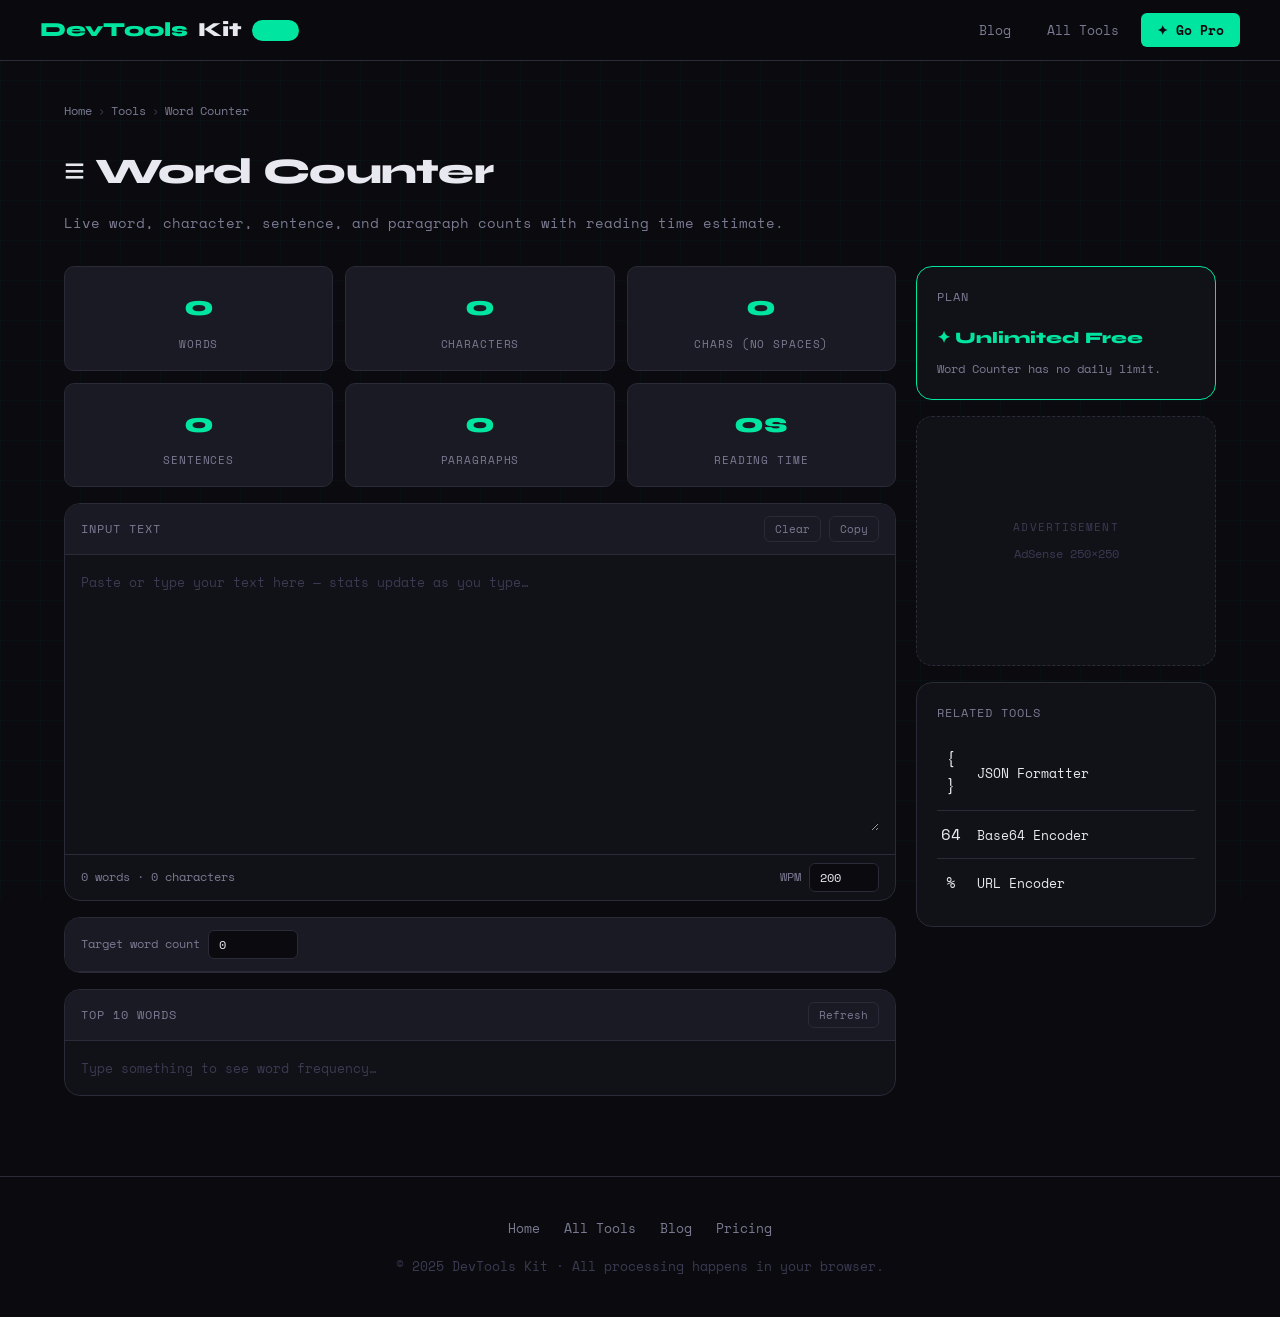
<file: tools/word-counter.html>
<!DOCTYPE html>
<html lang="en">
<head>
  <meta charset="UTF-8" />
  <meta name="viewport" content="width=device-width, initial-scale=1.0" />
  <title>Word Counter — Count Words, Characters & Reading Time | DevTools Kit</title>
  <meta name="description" content="Free online word counter. Count words, characters, sentences, paragraphs, and estimate reading time. Supports multiple languages. No signup needed." />
  <meta name="keywords" content="word counter, character counter, word count tool, online word counter, count words online" />
  <link rel="canonical" href="https://devtoolskit.com/tools/word-counter.html" />
  <link rel="stylesheet" href="/css/style.css" />
  <link rel="icon" href="data:image/svg+xml,<svg xmlns='http://www.w3.org/2000/svg' viewBox='0 0 32 32'><rect width='32' height='32' rx='8' fill='%2300e5a0'/><text x='6' y='23' font-size='20' font-family='monospace' fill='%230a0a0f'>⚙</text></svg>" />
  <style>
    .stat-grid { display:grid; grid-template-columns:repeat(3,1fr); gap:12px; }
    @media(max-width:500px){ .stat-grid{grid-template-columns:repeat(2,1fr);} }
    .stat-card { background:var(--bg3); border:1px solid var(--border); border-radius:var(--radius); padding:16px; text-align:center; }
    .stat-card-num { font-family:var(--font-head); font-size:28px; font-weight:800; color:var(--accent); }
    .stat-card-label { font-size:11px; text-transform:uppercase; letter-spacing:.08em; color:var(--text-dim); margin-top:4px; }
    .freq-item { display:flex; align-items:center; gap:10px; padding:6px 0; border-bottom:1px solid var(--border); font-size:13px; }
    .freq-item:last-child { border-bottom:none; }
    .freq-word { color:var(--accent); font-weight:700; min-width:100px; }
    .freq-bar-bg { flex:1; height:4px; background:var(--bg3); border-radius:4px; overflow:hidden; }
    .freq-bar-fill { height:100%; background:var(--accent2); border-radius:4px; }
    .freq-count { color:var(--text-faint); min-width:30px; text-align:right; }
    .wc-textarea { min-height:340px; }
    .highlight-toggle { display:flex; align-items:center; gap:8px; font-size:13px; cursor:pointer; }
    .highlight-toggle input { accent-color:var(--accent); }
  </style>
</head>
<body>
<nav>
  <div class="nav-inner">
    <a class="nav-logo" href="/"><span>DevTools</span>Kit<span class="logo-badge">FREE</span></a>
    <div class="nav-links">
      <a href="/blog/" class="hide-mobile">Blog</a>
      <a href="/#tools" class="hide-mobile">All Tools</a>
      <a href="/#pricing" class="btn-upgrade">✦ Go Pro</a>
    </div>
  </div>
</nav>

<div class="tool-page">
  <div class="container">
    <div class="breadcrumb"><a href="/">Home</a><span>›</span><a href="/#tools">Tools</a><span>›</span>Word Counter</div>
    <div class="tool-page-header">
      <h1 class="tool-page-title">≡ Word Counter</h1>
      <p class="tool-page-subtitle">Live word, character, sentence, and paragraph counts with reading time estimate.</p>
    </div>

    <div class="tool-workspace">
      <div class="tool-main">

        <!-- Stats grid -->
        <div class="stat-grid" id="stats-grid">
          <div class="stat-card"><div class="stat-card-num" id="s-words">0</div><div class="stat-card-label">Words</div></div>
          <div class="stat-card"><div class="stat-card-num" id="s-chars">0</div><div class="stat-card-label">Characters</div></div>
          <div class="stat-card"><div class="stat-card-num" id="s-chars-no">0</div><div class="stat-card-label">Chars (no spaces)</div></div>
          <div class="stat-card"><div class="stat-card-num" id="s-sentences">0</div><div class="stat-card-label">Sentences</div></div>
          <div class="stat-card"><div class="stat-card-num" id="s-paragraphs">0</div><div class="stat-card-label">Paragraphs</div></div>
          <div class="stat-card"><div class="stat-card-num" id="s-reading">0s</div><div class="stat-card-label">Reading Time</div></div>
        </div>

        <!-- Input area -->
        <div class="panel">
          <div class="panel-header">
            <span class="panel-title">Input Text</span>
            <div class="panel-actions">
              <button class="panel-btn" onclick="document.getElementById('wc-input').value='';updateStats()">Clear</button>
              <button class="panel-btn" onclick="DTK.copyText(document.getElementById('wc-input').value)">Copy</button>
            </div>
          </div>
          <div class="panel-body">
            <textarea id="wc-input" class="code-area wc-textarea"
              placeholder="Paste or type your text here — stats update as you type…"
              oninput="updateStats()"></textarea>
          </div>
          <div class="status-bar" style="justify-content:space-between">
            <span id="wc-live" style="color:var(--text-dim);font-size:12px">0 words · 0 characters</span>
            <div class="option-group">
              <label class="option-label" for="wpm-input">WPM</label>
              <input type="number" id="wpm-input" value="200" min="50" max="1000" style="width:70px" oninput="updateStats()" />
            </div>
          </div>
        </div>

        <!-- Target word count -->
        <div class="panel">
          <div class="options-bar">
            <div class="option-group">
              <label class="option-label">Target word count</label>
              <input type="number" id="target-input" min="0" value="0" style="width:90px" placeholder="0 = off" oninput="updateTarget()" />
            </div>
            <span id="target-status" style="font-size:13px;color:var(--text-dim)"></span>
          </div>
        </div>

        <!-- Top words -->
        <div class="panel">
          <div class="panel-header"><span class="panel-title">Top 10 Words</span>
            <div class="panel-actions"><button class="panel-btn" onclick="buildFrequency()">Refresh</button></div>
          </div>
          <div class="panel-body" style="padding:8px 16px" id="freq-list">
            <div style="color:var(--text-faint);font-size:13px;padding:8px 0">Type something to see word frequency…</div>
          </div>
        </div>

      </div>

      <!-- Sidebar -->
      <div class="tool-sidebar">
        <div class="usage-widget" style="border-color:var(--accent)">
          <div class="usage-title">Plan</div>
          <div style="color:var(--accent);font-family:var(--font-head);font-size:16px;font-weight:800;margin-top:4px">✦ Unlimited Free</div>
          <div style="font-size:12px;color:var(--text-dim);margin-top:8px">Word Counter has no daily limit.</div>
        </div>
        <div class="ad-slot"><div class="ad-slot-label">Advertisement</div><div style="color:var(--text-faint);font-size:12px">AdSense 250×250</div></div>
        <div class="related-tools">
          <div class="related-title">Related Tools</div>
          <a class="related-item" href="/tools/json-formatter.html"><span class="related-icon">{ }</span> JSON Formatter</a>
          <a class="related-item" href="/tools/base64-encoder.html"><span class="related-icon">64</span> Base64 Encoder</a>
          <a class="related-item" href="/tools/url-encoder.html"><span class="related-icon">%</span> URL Encoder</a>
        </div>
      </div>
    </div>
  </div>
</div>

<footer>
  <div class="container">
    <div class="footer-links"><a href="/">Home</a><a href="/#tools">All Tools</a><a href="/blog/">Blog</a><a href="/#pricing">Pricing</a></div>
    <div>© 2025 DevTools Kit · All processing happens in your browser.</div>
  </div>
</footer>
<div class="toast" id="dtk-toast"></div>
<script src="/js/main.js"></script>
<script>
const STOP_WORDS = new Set(['the','a','an','and','or','but','in','on','at','to','for','of','with','by','from','is','was','are','were','be','been','being','have','has','had','do','does','did','will','would','could','should','may','might','shall','can','that','this','these','those','i','you','he','she','it','we','they','me','him','her','us','them','my','your','his','its','our','their','not','no','so','if','as','up','out','about','into','through','during','before','after','above','below','between','each','both','few','more','most','other','some','such','than','too','very','just','also','only','even','here','there','when','where','how','all','any','which','who','what']);

function updateStats() {
  const text = document.getElementById('wc-input').value;
  const wpm  = parseInt(document.getElementById('wpm-input').value) || 200;

  const words      = text.trim() ? text.trim().split(/\s+/).filter(w=>w.length>0) : [];
  const chars      = text.length;
  const charsNo    = text.replace(/\s/g,'').length;
  const sentences  = text.split(/[.!?]+/).filter(s=>s.trim().length>0).length;
  const paragraphs = text.split(/\n\s*\n/).filter(p=>p.trim().length>0).length || (text.trim().length?1:0);
  const wordCount  = words.length;
  const seconds    = Math.ceil((wordCount/wpm)*60);
  const readTime   = seconds<60 ? seconds+'s' : Math.ceil(seconds/60)+'m';

  document.getElementById('s-words').textContent      = wordCount.toLocaleString();
  document.getElementById('s-chars').textContent      = chars.toLocaleString();
  document.getElementById('s-chars-no').textContent   = charsNo.toLocaleString();
  document.getElementById('s-sentences').textContent  = sentences.toLocaleString();
  document.getElementById('s-paragraphs').textContent = paragraphs.toLocaleString();
  document.getElementById('s-reading').textContent    = readTime;
  document.getElementById('wc-live').textContent      = `${wordCount.toLocaleString()} words · ${chars.toLocaleString()} characters`;

  updateTarget();
  if(wordCount>0) buildFrequency();
  else document.getElementById('freq-list').innerHTML='<div style="color:var(--text-faint);font-size:13px;padding:8px 0">Type something to see word frequency…</div>';
}

function updateTarget() {
  const target = parseInt(document.getElementById('target-input').value);
  const current = parseInt(document.getElementById('s-words').textContent.replace(/,/g,''))||0;
  const el = document.getElementById('target-status');
  if(!target){el.textContent='';return;}
  const diff = target-current;
  if(diff>0) el.textContent=`${diff} words to go`;
  else if(diff===0) el.textContent='✓ Target reached!';
  else el.textContent=`${Math.abs(diff)} words over target`;
  el.style.color=diff<=0?'var(--accent)':'var(--text-dim)';
}

function buildFrequency() {
  const text = document.getElementById('wc-input').value.toLowerCase();
  const words = text.match(/[a-z']+/g)||[];
  const freq = {};
  words.forEach(w=>{ if(w.length>2&&!STOP_WORDS.has(w)) freq[w]=(freq[w]||0)+1; });
  const sorted = Object.entries(freq).sort((a,b)=>b[1]-a[1]).slice(0,10);
  if(!sorted.length){document.getElementById('freq-list').innerHTML='<div style="color:var(--text-faint);font-size:13px;padding:8px 0">No significant words found.</div>';return;}
  const max=sorted[0][1];
  const html=sorted.map(([w,c])=>`
    <div class="freq-item">
      <span class="freq-word">${w}</span>
      <div class="freq-bar-bg"><div class="freq-bar-fill" style="width:${(c/max*100).toFixed(0)}%"></div></div>
      <span class="freq-count">${c}</span>
    </div>`).join('');
  document.getElementById('freq-list').innerHTML=html;
}
</script>
</body>
</html>
</file>
<file: css/style.css>
/* ===========================
   DevTools Kit — Global Styles
   =========================== */

@import url('https://fonts.googleapis.com/css2?family=Space+Mono:ital,wght@0,400;0,700;1,400&family=Syne:wght@400;600;700;800&display=swap');

/* ---------- Variables ---------- */
:root {
  --bg:        #0a0a0f;
  --bg2:       #111118;
  --bg3:       #1a1a24;
  --border:    #2a2a38;
  --accent:    #00e5a0;
  --accent2:   #7c6aff;
  --accent3:   #ff6b6b;
  --text:      #e8e8f0;
  --text-dim:  #7a7a92;
  --text-faint:#3a3a52;

  --font-head: 'Syne', sans-serif;
  --font-mono: 'Space Mono', monospace;

  --radius:    10px;
  --radius-lg: 16px;
  --shadow:    0 4px 24px rgba(0,0,0,.5);
  --glow:      0 0 20px rgba(0,229,160,.15);
}

/* ---------- Reset ---------- */
*, *::before, *::after { box-sizing: border-box; margin: 0; padding: 0; }
html { scroll-behavior: smooth; }
body {
  background: var(--bg);
  color: var(--text);
  font-family: var(--font-mono);
  font-size: 14px;
  line-height: 1.7;
  min-height: 100vh;
  overflow-x: hidden;
}

/* ---------- Background grid texture ---------- */
body::before {
  content: '';
  position: fixed;
  inset: 0;
  background-image:
    linear-gradient(rgba(0,229,160,.03) 1px, transparent 1px),
    linear-gradient(90deg, rgba(0,229,160,.03) 1px, transparent 1px);
  background-size: 40px 40px;
  pointer-events: none;
  z-index: 0;
}

/* ---------- Layout ---------- */
.container { max-width: 1200px; margin: 0 auto; padding: 0 24px; position: relative; z-index: 1; }

/* ---------- Nav ---------- */
nav {
  position: sticky; top: 0;
  background: rgba(10,10,15,.85);
  backdrop-filter: blur(16px);
  border-bottom: 1px solid var(--border);
  z-index: 100;
  padding: 0 24px;
}
.nav-inner {
  max-width: 1200px; margin: 0 auto;
  display: flex; align-items: center; justify-content: space-between;
  height: 60px;
}
.nav-logo {
  font-family: var(--font-head);
  font-size: 20px; font-weight: 800;
  color: var(--text);
  text-decoration: none;
  display: flex; align-items: center; gap: 10px;
}
.nav-logo span { color: var(--accent); }
.logo-badge {
  background: var(--accent);
  color: var(--bg);
  font-size: 10px; font-weight: 700;
  padding: 2px 7px; border-radius: 20px;
  letter-spacing: .05em;
}
.nav-links { display: flex; align-items: center; gap: 8px; }
.nav-links a {
  color: var(--text-dim);
  text-decoration: none;
  font-size: 13px;
  padding: 6px 14px; border-radius: 6px;
  transition: all .2s;
}
.nav-links a:hover { color: var(--text); background: var(--bg3); }
.btn-upgrade {
  background: var(--accent) !important;
  color: var(--bg) !important;
  font-weight: 700 !important;
  padding: 6px 16px !important;
}
.btn-upgrade:hover { opacity: .9; transform: translateY(-1px); }

/* ---------- Hero ---------- */
.hero {
  padding: 96px 0 72px;
  text-align: center;
  position: relative;
}
.hero-eyebrow {
  display: inline-flex; align-items: center; gap: 8px;
  border: 1px solid var(--border);
  border-radius: 20px;
  padding: 4px 14px;
  font-size: 12px; color: var(--accent);
  letter-spacing: .1em;
  text-transform: uppercase;
  margin-bottom: 28px;
}
.hero-eyebrow::before { content: ''; width: 6px; height: 6px; border-radius: 50%; background: var(--accent); animation: pulse 2s infinite; }
@keyframes pulse { 0%,100%{opacity:1} 50%{opacity:.3} }

.hero h1 {
  font-family: var(--font-head);
  font-size: clamp(36px, 6vw, 68px);
  font-weight: 800;
  line-height: 1.1;
  letter-spacing: -.02em;
  margin-bottom: 20px;
}
.hero h1 em { font-style: normal; color: var(--accent); }
.hero p {
  font-size: 16px; color: var(--text-dim);
  max-width: 480px; margin: 0 auto 40px;
  line-height: 1.8;
}
.hero-cta { display: flex; gap: 12px; justify-content: center; flex-wrap: wrap; }
.btn {
  display: inline-flex; align-items: center; gap: 8px;
  padding: 12px 24px; border-radius: var(--radius);
  font-family: var(--font-mono); font-size: 14px; font-weight: 700;
  cursor: pointer; border: none; text-decoration: none;
  transition: all .2s;
}
.btn-primary { background: var(--accent); color: var(--bg); }
.btn-primary:hover { transform: translateY(-2px); box-shadow: 0 8px 24px rgba(0,229,160,.3); }
.btn-outline {
  background: transparent;
  color: var(--text);
  border: 1px solid var(--border);
}
.btn-outline:hover { border-color: var(--accent); color: var(--accent); }

.hero-stats {
  display: flex; gap: 48px; justify-content: center;
  margin-top: 64px;
  padding-top: 40px;
  border-top: 1px solid var(--border);
}
.stat-item { text-align: center; }
.stat-num {
  font-family: var(--font-head);
  font-size: 32px; font-weight: 800;
  color: var(--accent);
}
.stat-label { font-size: 12px; color: var(--text-dim); text-transform: uppercase; letter-spacing: .08em; }

/* ---------- Section titles ---------- */
.section-header { text-align: center; margin-bottom: 48px; }
.section-tag {
  font-size: 11px; text-transform: uppercase;
  letter-spacing: .15em; color: var(--accent);
  margin-bottom: 12px;
}
.section-header h2 {
  font-family: var(--font-head);
  font-size: clamp(24px, 4vw, 38px);
  font-weight: 800;
  letter-spacing: -.02em;
}
.section-header p { color: var(--text-dim); margin-top: 12px; max-width: 520px; margin-left: auto; margin-right: auto; }

/* ---------- Tool cards grid ---------- */
.tools-section { padding: 72px 0; }
.tools-grid {
  display: grid;
  grid-template-columns: repeat(auto-fill, minmax(280px, 1fr));
  gap: 16px;
}
.tool-card {
  background: var(--bg2);
  border: 1px solid var(--border);
  border-radius: var(--radius-lg);
  padding: 28px;
  text-decoration: none;
  color: var(--text);
  transition: all .25s;
  position: relative;
  overflow: hidden;
  display: block;
}
.tool-card::before {
  content: '';
  position: absolute;
  inset: 0;
  background: linear-gradient(135deg, transparent 60%, rgba(0,229,160,.04));
  pointer-events: none;
}
.tool-card:hover {
  border-color: var(--accent);
  transform: translateY(-4px);
  box-shadow: var(--glow);
}
.tool-icon {
  width: 48px; height: 48px;
  border-radius: 12px;
  display: flex; align-items: center; justify-content: center;
  font-size: 22px;
  margin-bottom: 20px;
  position: relative;
}
.tool-icon.green  { background: rgba(0,229,160,.1);  }
.tool-icon.purple { background: rgba(124,106,255,.1); }
.tool-icon.red    { background: rgba(255,107,107,.1); }
.tool-icon.blue   { background: rgba(59,130,246,.1);  }
.tool-icon.yellow { background: rgba(251,191,36,.1);  }
.tool-icon.pink   { background: rgba(236,72,153,.1);  }
.tool-icon.cyan   { background: rgba(6,182,212,.1);   }
.tool-icon.orange { background: rgba(249,115,22,.1);  }

.tool-name {
  font-family: var(--font-head);
  font-size: 18px; font-weight: 700;
  margin-bottom: 8px;
}
.tool-desc { font-size: 13px; color: var(--text-dim); line-height: 1.6; }
.tool-badge {
  display: inline-block;
  font-size: 11px; font-weight: 700;
  padding: 3px 10px; border-radius: 20px;
  margin-top: 16px;
}
.badge-free { background: rgba(0,229,160,.1); color: var(--accent); }
.badge-pro  { background: rgba(124,106,255,.1); color: var(--accent2); }

.tool-arrow {
  position: absolute; top: 28px; right: 28px;
  color: var(--text-faint); font-size: 18px;
  transition: all .2s;
}
.tool-card:hover .tool-arrow { color: var(--accent); transform: translate(3px,-3px); }

/* ---------- Pricing ---------- */
.pricing-section { padding: 72px 0; border-top: 1px solid var(--border); }
.pricing-grid { display: grid; grid-template-columns: 1fr 1fr; gap: 16px; max-width: 720px; margin: 0 auto; }
.pricing-card {
  background: var(--bg2);
  border: 1px solid var(--border);
  border-radius: var(--radius-lg);
  padding: 36px;
}
.pricing-card.featured {
  border-color: var(--accent);
  background: linear-gradient(135deg, var(--bg2), rgba(0,229,160,.05));
  position: relative;
}
.featured-tag {
  position: absolute; top: -12px; left: 50%; transform: translateX(-50%);
  background: var(--accent); color: var(--bg);
  font-size: 11px; font-weight: 700;
  padding: 3px 14px; border-radius: 20px;
  letter-spacing: .05em; text-transform: uppercase;
  white-space: nowrap;
}
.plan-name { font-family: var(--font-head); font-size: 20px; font-weight: 800; margin-bottom: 8px; }
.plan-price { font-family: var(--font-head); font-size: 42px; font-weight: 800; color: var(--accent); line-height: 1; margin: 16px 0 4px; }
.plan-price span { font-size: 16px; color: var(--text-dim); font-family: var(--font-mono); }
.plan-desc { font-size: 13px; color: var(--text-dim); margin-bottom: 28px; }
.plan-features { list-style: none; margin-bottom: 28px; }
.plan-features li {
  font-size: 13px; padding: 8px 0;
  border-bottom: 1px solid var(--border);
  display: flex; align-items: center; gap: 10px;
}
.plan-features li::before { content: '✓'; color: var(--accent); font-weight: 700; flex-shrink: 0; }
.plan-features li.no::before { content: '✕'; color: var(--text-faint); }
.plan-features li.no { color: var(--text-faint); }
.btn-plan {
  width: 100%; padding: 14px;
  border-radius: var(--radius);
  font-family: var(--font-mono); font-weight: 700;
  font-size: 14px; cursor: pointer;
  border: none; transition: all .2s;
}
.btn-plan-free { background: var(--bg3); color: var(--text); border: 1px solid var(--border); }
.btn-plan-free:hover { border-color: var(--text-dim); }
.btn-plan-pro { background: var(--accent); color: var(--bg); }
.btn-plan-pro:hover { transform: translateY(-2px); box-shadow: 0 8px 24px rgba(0,229,160,.3); }

/* ---------- Footer ---------- */
footer {
  border-top: 1px solid var(--border);
  padding: 40px 24px;
  text-align: center;
  font-size: 13px; color: var(--text-faint);
}
footer a { color: var(--text-dim); text-decoration: none; }
footer a:hover { color: var(--accent); }
.footer-links { display: flex; gap: 24px; justify-content: center; margin-bottom: 16px; flex-wrap: wrap; }

/* ===========================
   Tool Page Styles
   =========================== */
.tool-page { padding: 40px 0 80px; }
.tool-page-header { margin-bottom: 32px; }
.breadcrumb { font-size: 12px; color: var(--text-dim); margin-bottom: 20px; }
.breadcrumb a { color: var(--text-dim); text-decoration: none; }
.breadcrumb a:hover { color: var(--accent); }
.breadcrumb span { color: var(--text-faint); margin: 0 6px; }

.tool-page-title {
  font-family: var(--font-head);
  font-size: clamp(24px, 4vw, 36px);
  font-weight: 800; letter-spacing: -.02em;
  margin-bottom: 8px;
}
.tool-page-subtitle { color: var(--text-dim); font-size: 14px; }

/* ---------- Tool workspace ---------- */
.tool-workspace {
  display: grid;
  grid-template-columns: 1fr 300px;
  gap: 20px;
  align-items: start;
}
@media (max-width: 900px) { .tool-workspace { grid-template-columns: 1fr; } }

.tool-main { display: flex; flex-direction: column; gap: 16px; }

.panel {
  background: var(--bg2);
  border: 1px solid var(--border);
  border-radius: var(--radius-lg);
  overflow: hidden;
}
.panel-header {
  display: flex; align-items: center; justify-content: space-between;
  padding: 12px 16px;
  border-bottom: 1px solid var(--border);
  background: var(--bg3);
}
.panel-title { font-size: 12px; text-transform: uppercase; letter-spacing: .08em; color: var(--text-dim); }
.panel-actions { display: flex; gap: 8px; }
.panel-btn {
  background: transparent; border: 1px solid var(--border);
  color: var(--text-dim); font-family: var(--font-mono);
  font-size: 11px; padding: 4px 10px; border-radius: 6px;
  cursor: pointer; transition: all .15s;
}
.panel-btn:hover { border-color: var(--accent); color: var(--accent); }
.panel-body { padding: 16px; }

textarea.code-area {
  width: 100%; min-height: 260px;
  background: transparent; border: none; outline: none; resize: vertical;
  font-family: var(--font-mono); font-size: 13px;
  color: var(--text); line-height: 1.7;
}
textarea.code-area::placeholder { color: var(--text-faint); }

/* ---------- Action bar ---------- */
.action-bar {
  display: flex; align-items: center; gap: 12px; flex-wrap: wrap;
}
.action-bar .btn { font-size: 13px; padding: 10px 20px; }

/* ---------- Status ---------- */
.status-bar {
  display: flex; align-items: center; gap: 8px;
  font-size: 12px; color: var(--text-dim); padding: 8px 16px;
  border-top: 1px solid var(--border);
  min-height: 36px;
}
.status-dot { width: 6px; height: 6px; border-radius: 50%; background: var(--text-faint); }
.status-dot.ok  { background: var(--accent); }
.status-dot.err { background: var(--accent3); }

/* ---------- Options bar ---------- */
.options-bar {
  display: flex; align-items: center; gap: 16px; flex-wrap: wrap;
  padding: 12px 16px;
  border-bottom: 1px solid var(--border);
  background: var(--bg3);
}
.option-group { display: flex; align-items: center; gap: 8px; }
.option-label { font-size: 12px; color: var(--text-dim); }
select, input[type="number"] {
  background: var(--bg);
  border: 1px solid var(--border);
  color: var(--text);
  font-family: var(--font-mono); font-size: 12px;
  padding: 5px 10px; border-radius: 6px; outline: none;
}
select:focus, input[type="number"]:focus { border-color: var(--accent); }

/* ---------- Usage meter ---------- */
.usage-widget {
  background: var(--bg2);
  border: 1px solid var(--border);
  border-radius: var(--radius-lg);
  padding: 20px;
}
.usage-title { font-size: 12px; text-transform: uppercase; letter-spacing: .08em; color: var(--text-dim); margin-bottom: 16px; }
.usage-count { font-family: var(--font-head); font-size: 28px; font-weight: 800; color: var(--text); }
.usage-count span { font-size: 14px; color: var(--text-dim); font-family: var(--font-mono); }
.usage-bar-bg { height: 4px; background: var(--bg3); border-radius: 4px; margin: 12px 0; overflow: hidden; }
.usage-bar-fill { height: 100%; background: var(--accent); border-radius: 4px; transition: width .4s; }
.usage-bar-fill.warn { background: var(--accent3); }
.usage-note { font-size: 12px; color: var(--text-dim); line-height: 1.6; }
.upgrade-cta-small {
  margin-top: 16px; padding: 10px 16px;
  background: rgba(0,229,160,.1);
  border: 1px solid rgba(0,229,160,.2);
  border-radius: var(--radius);
  font-size: 12px; color: var(--accent);
  text-align: center; text-decoration: none;
  display: block;
  transition: all .2s;
}
.upgrade-cta-small:hover { background: rgba(0,229,160,.15); }

/* ---------- Ad placeholder ---------- */
.ad-slot {
  background: var(--bg2);
  border: 1px dashed var(--border);
  border-radius: var(--radius-lg);
  padding: 20px;
  text-align: center;
  min-height: 250px;
  display: flex; align-items: center; justify-content: center;
  flex-direction: column; gap: 8px;
}
.ad-slot-label { font-size: 11px; text-transform: uppercase; letter-spacing: .1em; color: var(--text-faint); }

/* ---------- Sidebar ---------- */
.tool-sidebar { display: flex; flex-direction: column; gap: 16px; }

/* ---------- Related tools mini-cards ---------- */
.related-tools { background: var(--bg2); border: 1px solid var(--border); border-radius: var(--radius-lg); padding: 20px; }
.related-title { font-size: 12px; text-transform: uppercase; letter-spacing: .08em; color: var(--text-dim); margin-bottom: 12px; }
.related-item {
  display: flex; align-items: center; gap: 12px;
  padding: 10px 0; border-bottom: 1px solid var(--border);
  text-decoration: none; color: var(--text);
  font-size: 13px; transition: color .15s;
}
.related-item:last-child { border-bottom: none; }
.related-item:hover { color: var(--accent); }
.related-icon { font-size: 16px; width: 28px; text-align: center; }

/* ---------- Toast ---------- */
.toast {
  position: fixed; bottom: 24px; right: 24px;
  background: var(--bg3); border: 1px solid var(--accent);
  color: var(--accent); border-radius: var(--radius);
  padding: 12px 20px; font-size: 13px;
  transform: translateY(80px); opacity: 0;
  transition: all .3s; z-index: 999;
  pointer-events: none;
}
.toast.show { transform: translateY(0); opacity: 1; }
.toast.error { border-color: var(--accent3); color: var(--accent3); }

/* ---------- Modal ---------- */
.modal-overlay {
  position: fixed; inset: 0;
  background: rgba(0,0,0,.7); backdrop-filter: blur(4px);
  z-index: 200; display: flex; align-items: center; justify-content: center;
  opacity: 0; pointer-events: none; transition: opacity .25s;
}
.modal-overlay.open { opacity: 1; pointer-events: all; }
.modal {
  background: var(--bg2); border: 1px solid var(--border);
  border-radius: var(--radius-lg); padding: 40px;
  max-width: 480px; width: 90%;
  transform: translateY(16px); transition: transform .25s;
}
.modal-overlay.open .modal { transform: translateY(0); }
.modal h2 { font-family: var(--font-head); font-size: 24px; font-weight: 800; margin-bottom: 12px; }
.modal p { color: var(--text-dim); font-size: 14px; margin-bottom: 24px; line-height: 1.7; }
.modal-close {
  position: absolute; top: 16px; right: 16px;
  background: none; border: none; color: var(--text-dim);
  font-size: 20px; cursor: pointer;
}

/* ---------- Responsive ---------- */
@media (max-width: 600px) {
  .hero { padding: 60px 0 48px; }
  .hero-stats { gap: 24px; }
  .pricing-grid { grid-template-columns: 1fr; }
  .nav-links .hide-mobile { display: none; }
}
</file>
